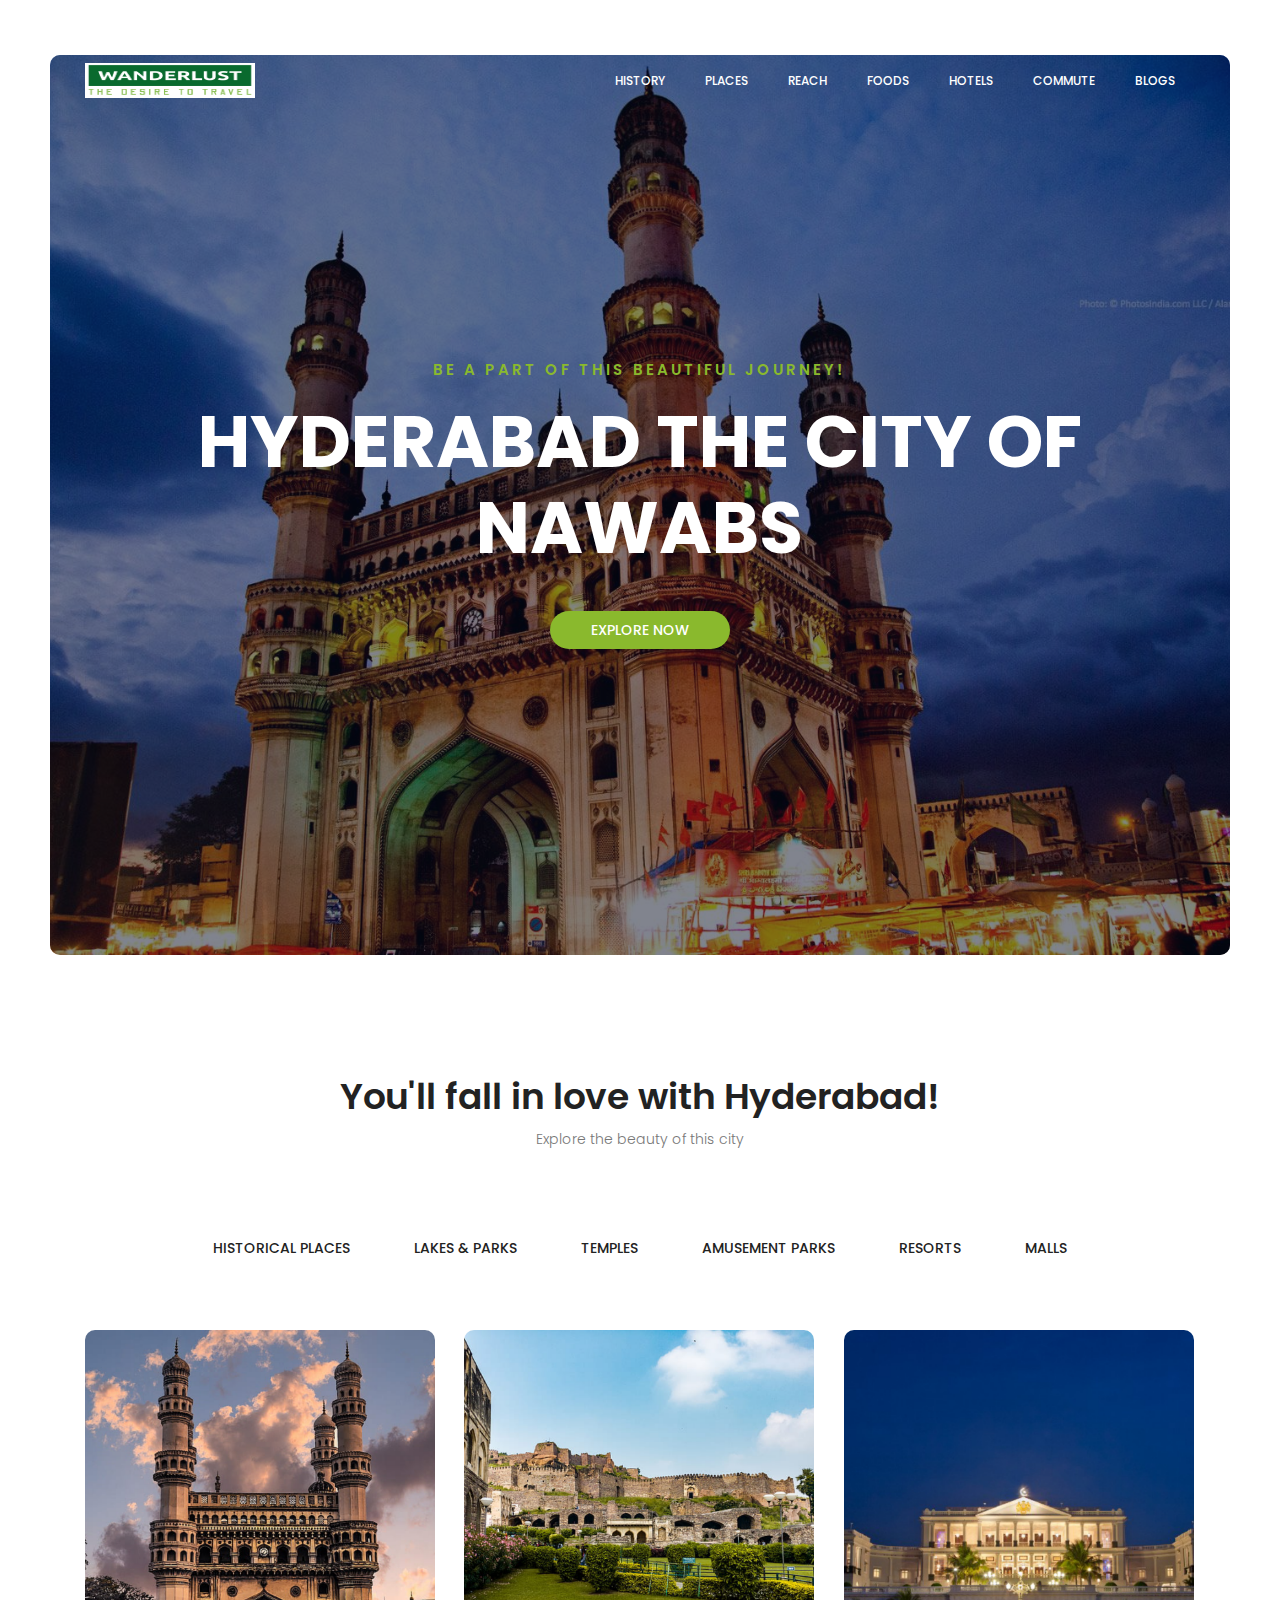
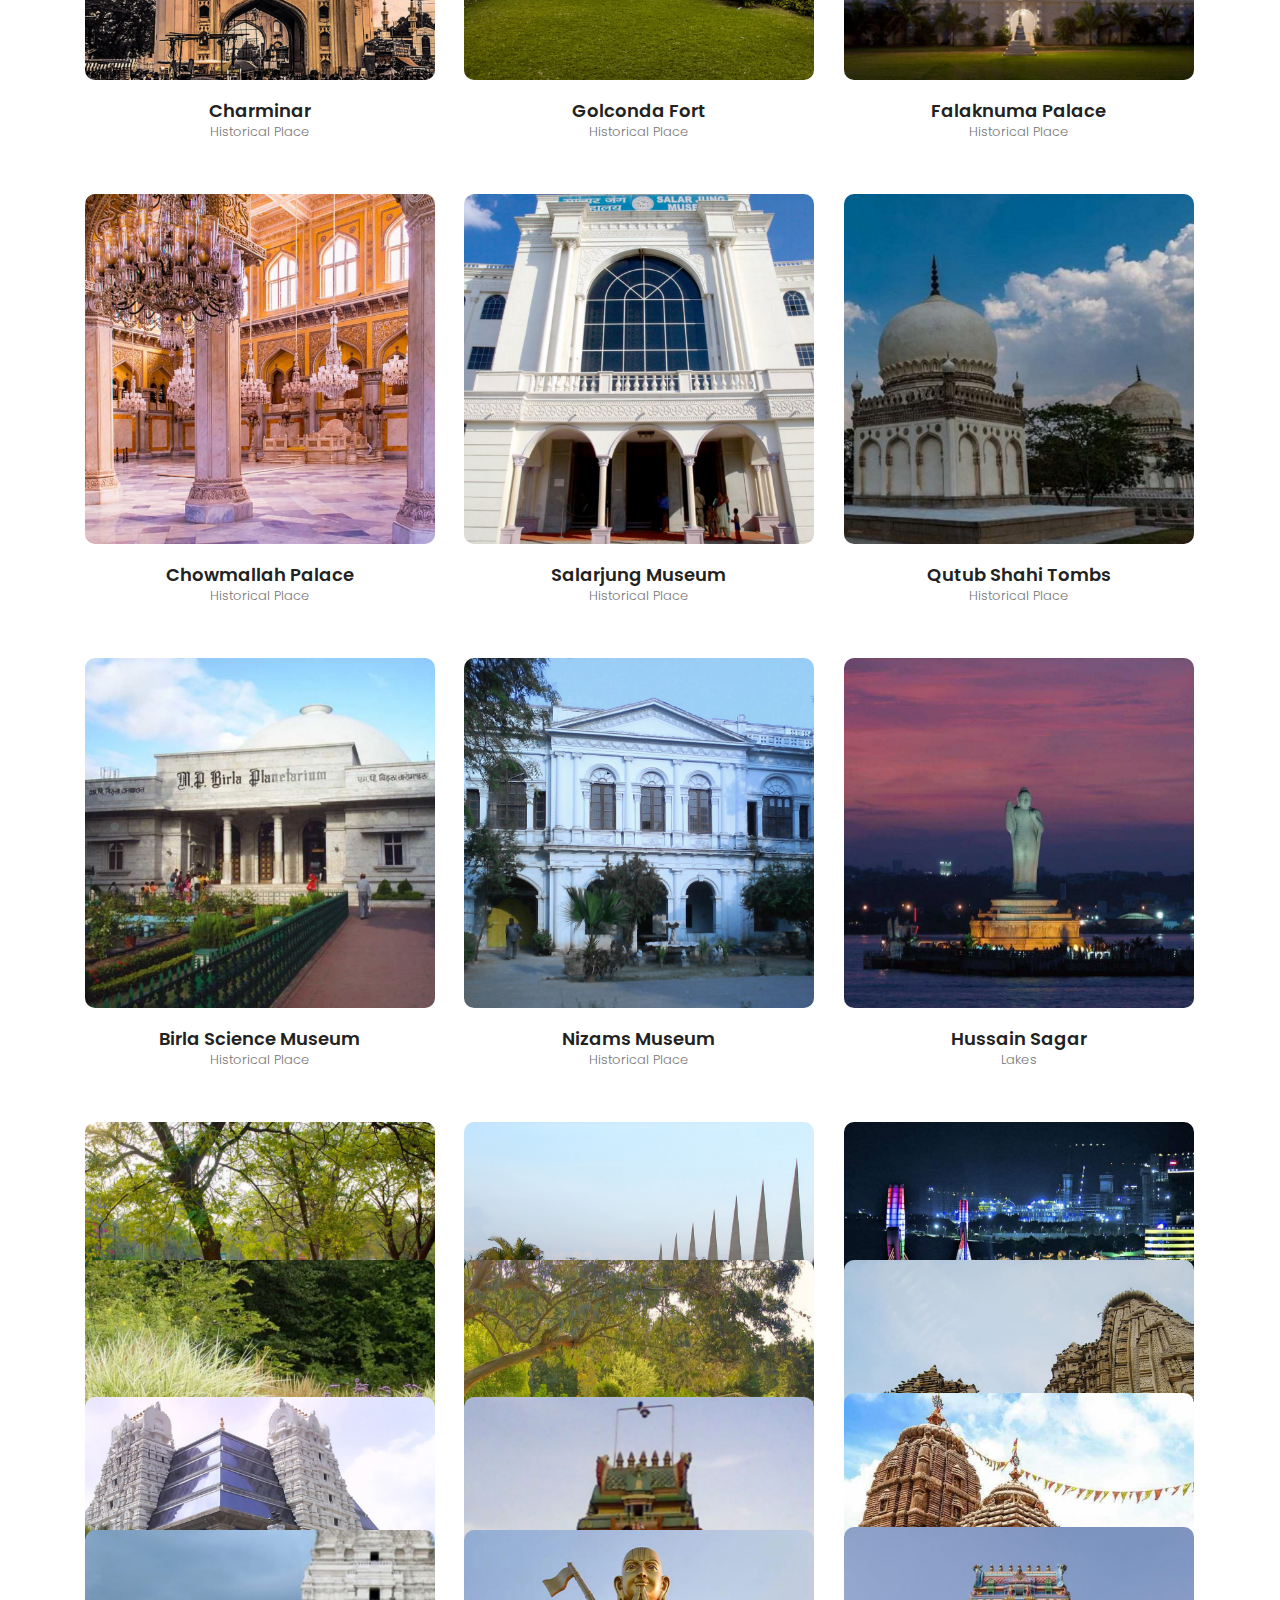
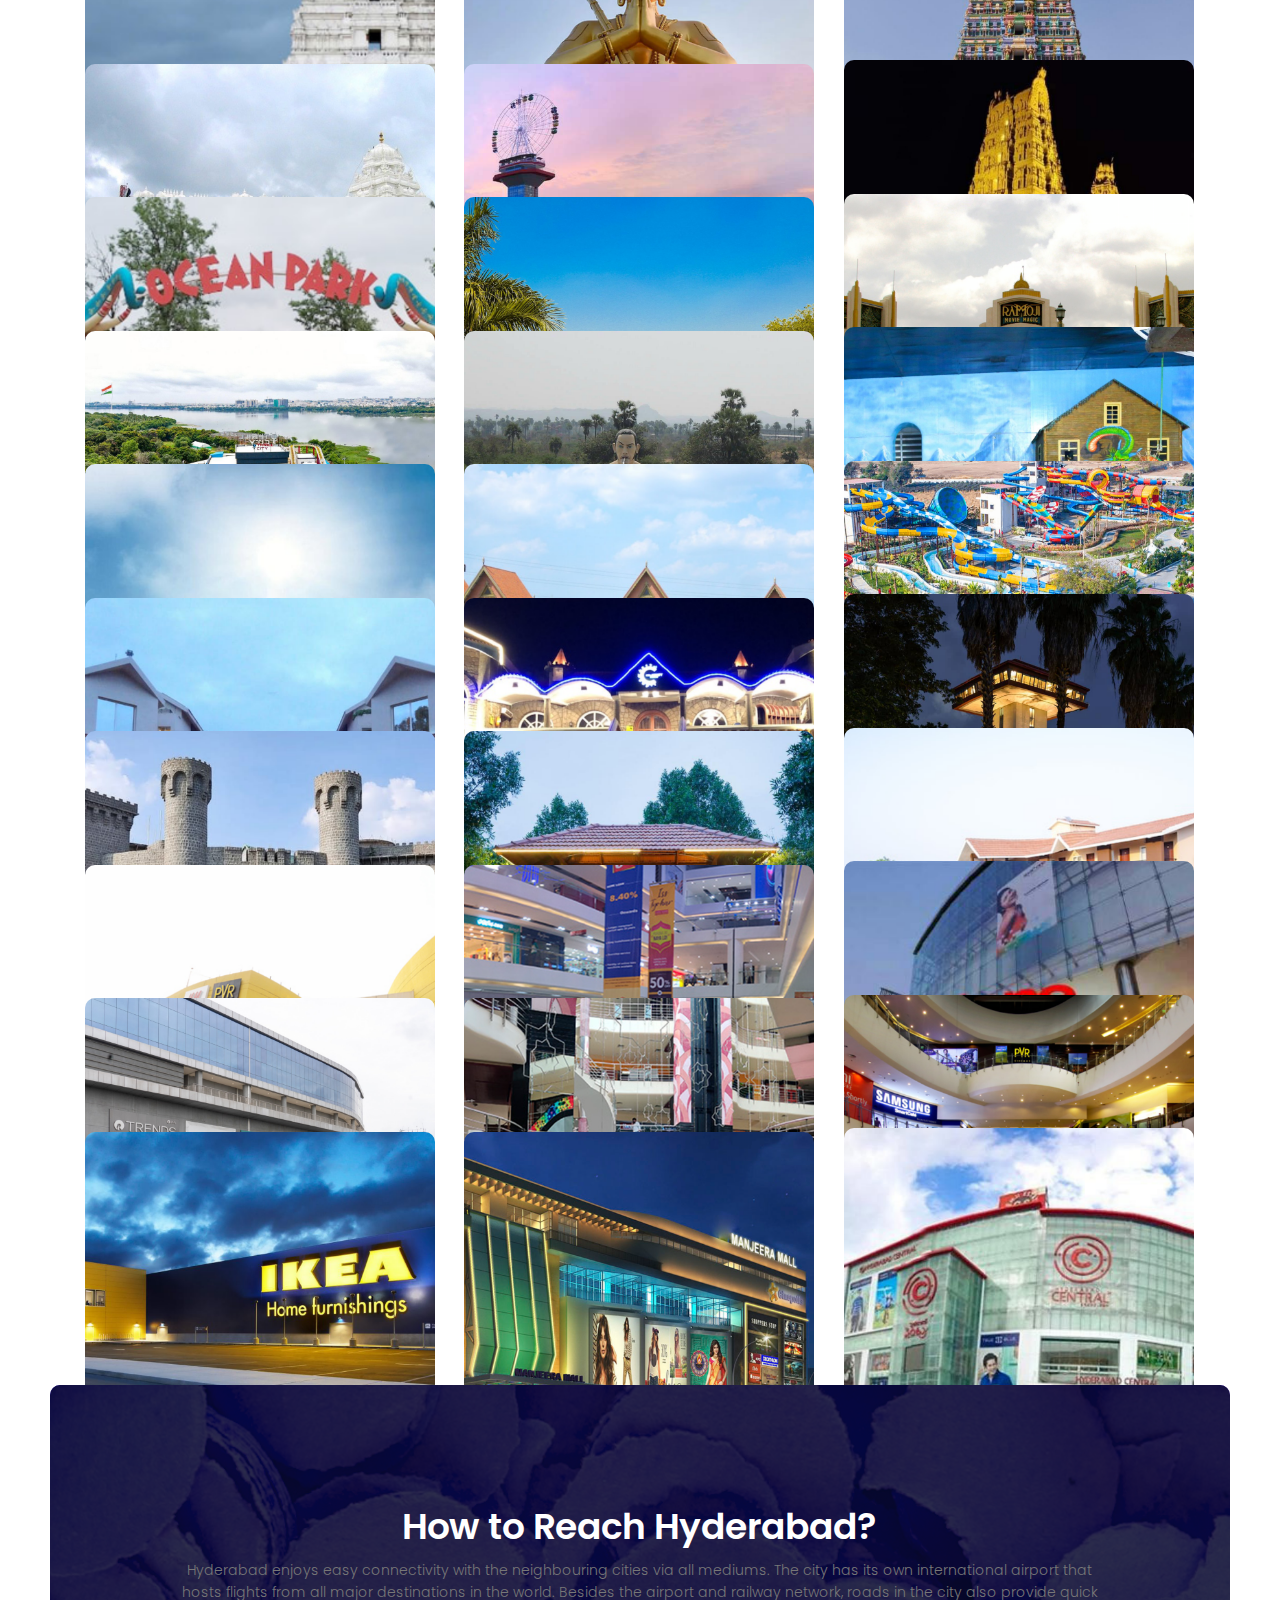
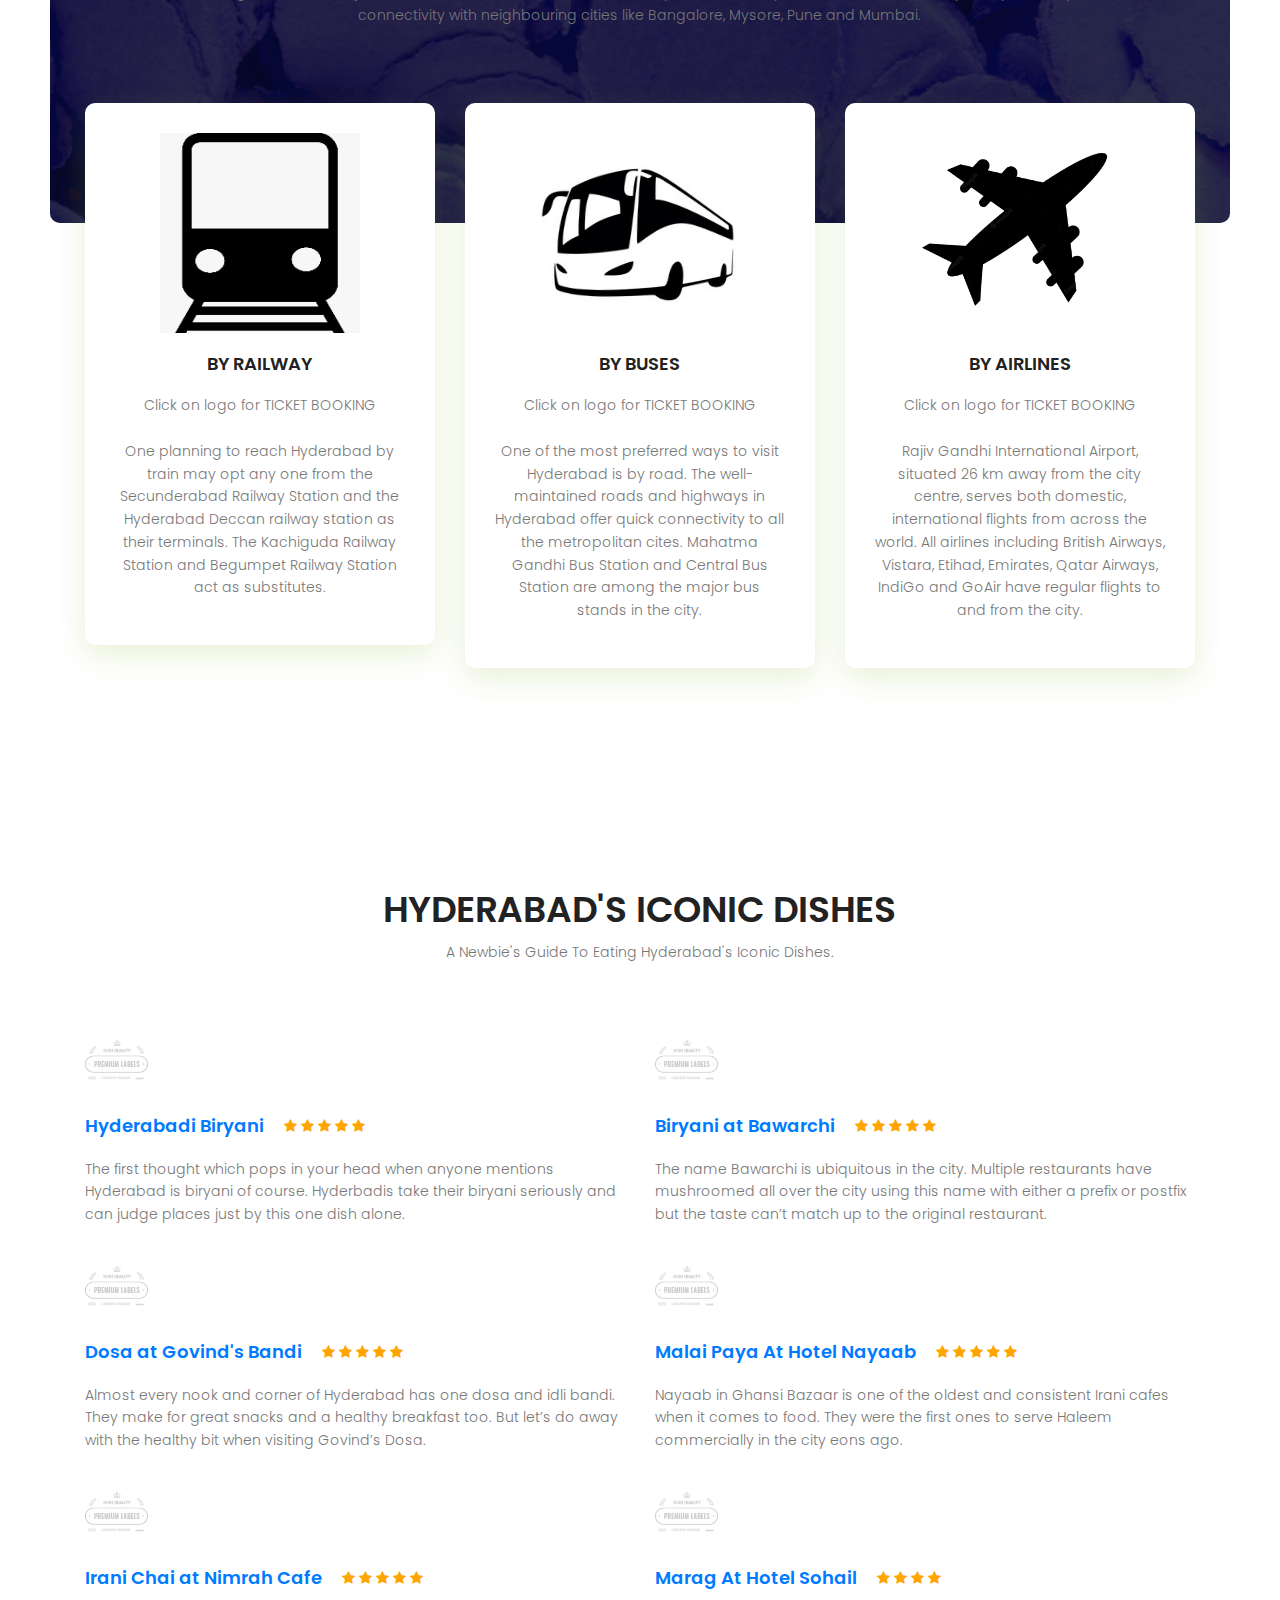
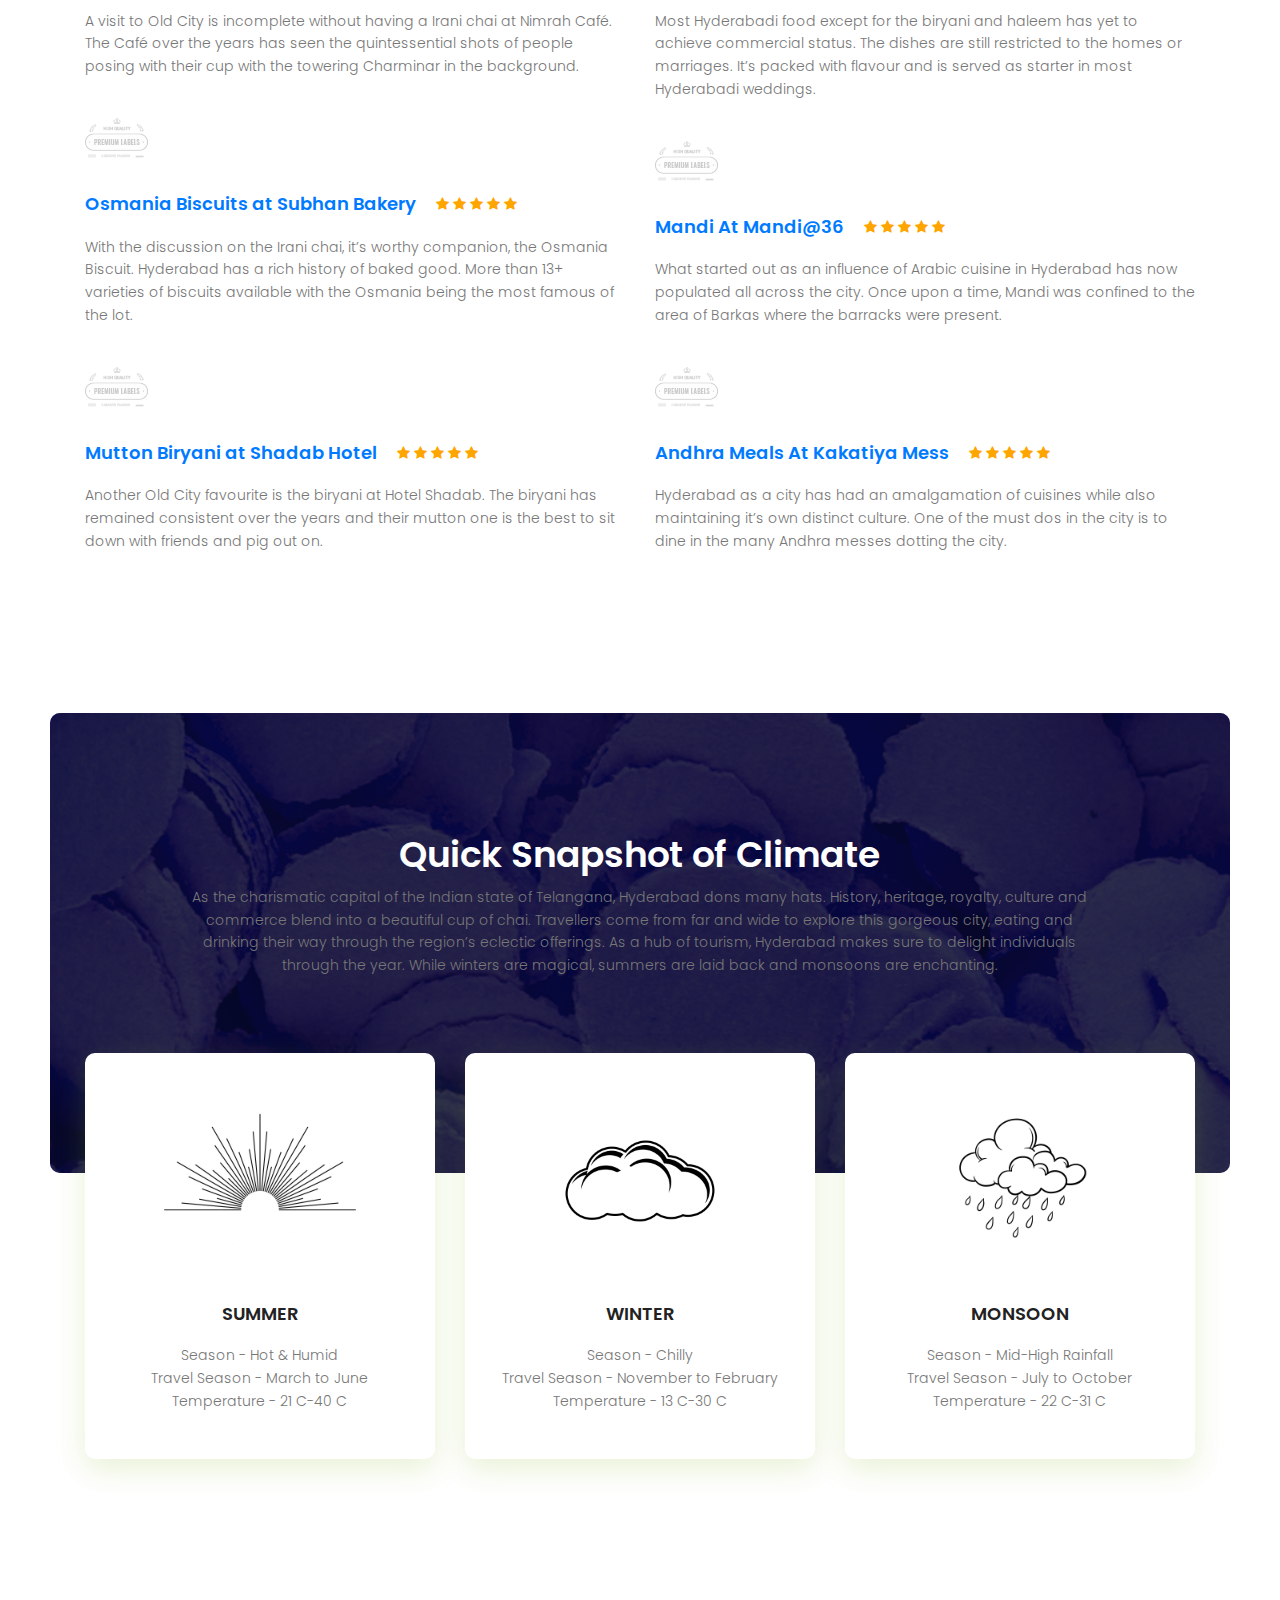
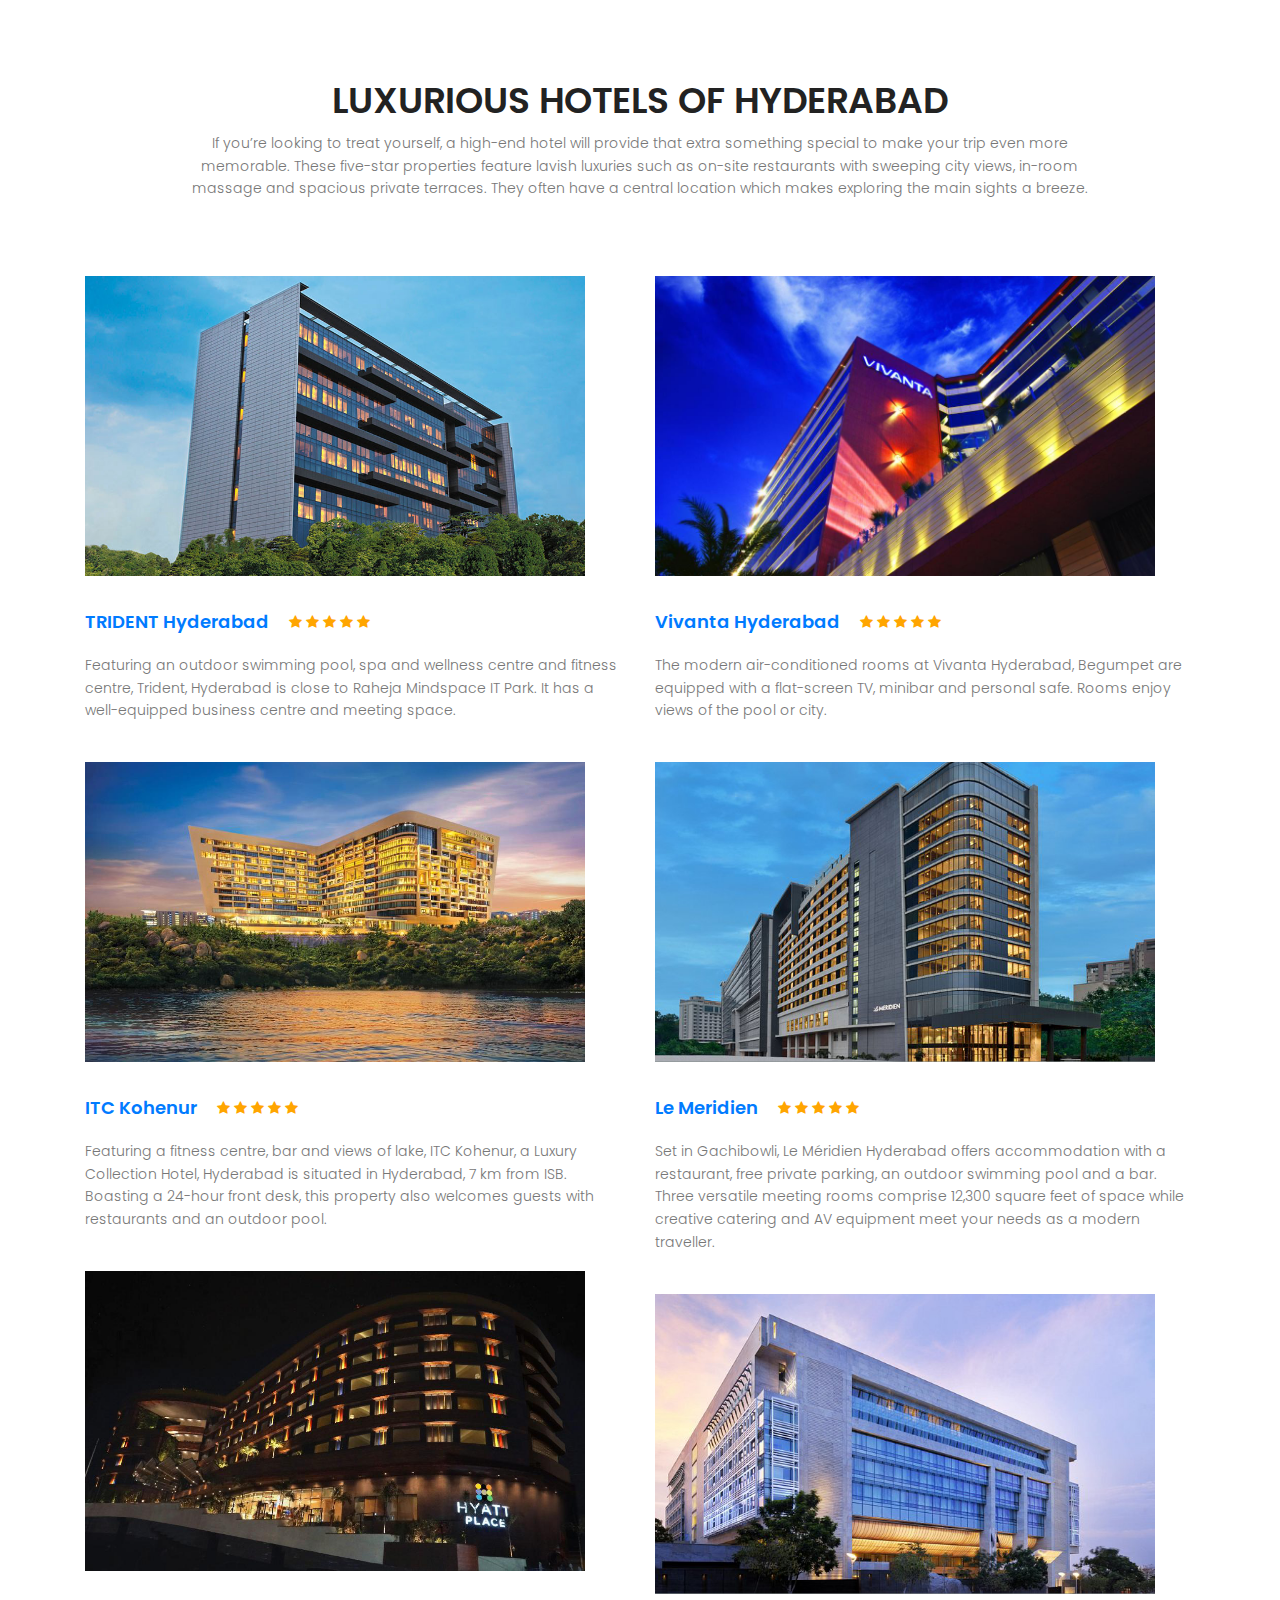
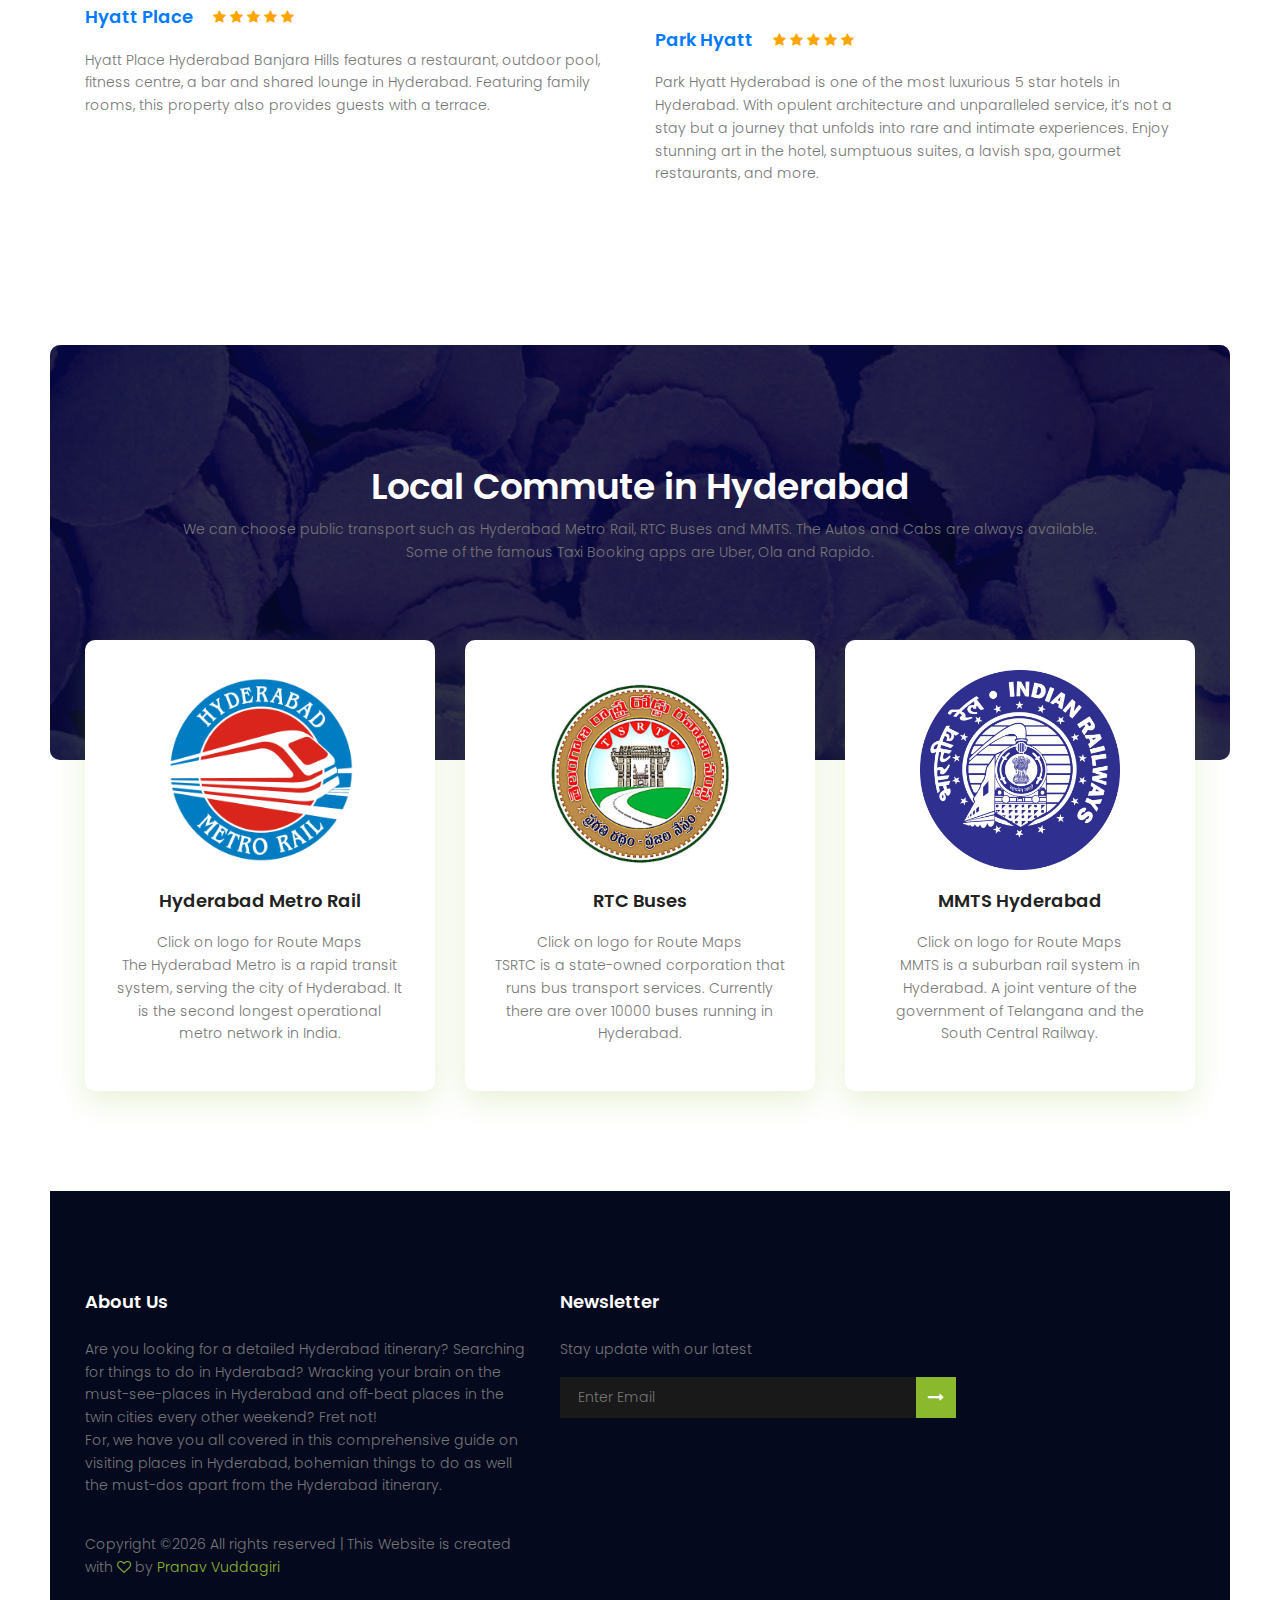
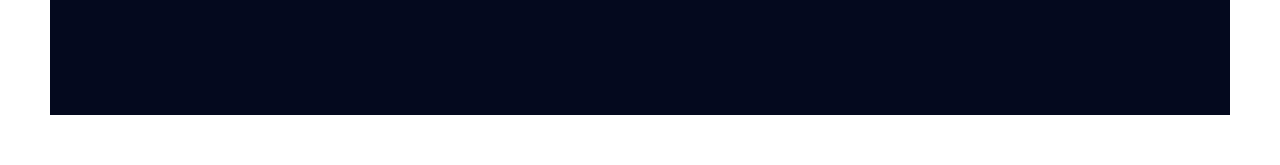
<file: index.html>
<!DOCTYPE html>
	<html lang="zxx" class="no-js">
	<head>
		<!-- Mobile Specific Meta -->
		<meta name="viewport" content="width=device-width, initial-scale=1, shrink-to-fit=no">
		<!-- Favicon-->
		<link rel="shortcut icon" href="img/fav.png">
		<!-- Author Meta -->
		<meta name="author" content="">
		<!-- Meta Description -->
		<meta name="description" content="">
		<!-- Meta Keyword -->
		<meta name="keywords" content="">
		<!-- meta character set -->
		<meta charset="UTF-8">
		<!-- Site Title -->
		<title>Wanderlust</title>
        <link rel="icon" href="./img/j.png" type="image/jpg">
		<link href="https://fonts.googleapis.com/css?family=Poppins:100,200,400,300,500,600,700" rel="stylesheet">
			<!--CSS============================================= -->
			<link rel="stylesheet" href="css/linearicons.css">
			<link rel="stylesheet" href="css/font-awesome.min.css">
			<link rel="stylesheet" href="css/bootstrap.css">
			<link rel="stylesheet" href="css/magnific-popup.css">
			<link rel="stylesheet" href="css/nice-select.css">
			<link rel="stylesheet" href="css/animate.min.css">
			<link rel="stylesheet" href="css/owl.carousel.css">
			<link rel="stylesheet" href="css/main.css">
		</head>
		<body>
			<div class="protfolio-wrap">

			<!-- Start Header Area -->
			<header class="default-header">
				<nav class="navbar navbar-expand-lg  navbar-light">
					<div class="container">
						  <a class="navbar-brand" href="index.html">
						  	<img src="img/logo.png" alt="" height="35px" width="170px">
						  </a>
						  <button class="navbar-toggler" type="button" data-toggle="collapse" data-target="#navbarSupportedContent" aria-controls="navbarSupportedContent" aria-expanded="false" aria-label="Toggle navigation">
						    <span class="text-white lnr lnr-menu"></span>
						  </button>

						  <div class="collapse navbar-collapse justify-content-end align-items-center" id="navbarSupportedContent">
						    <ul class="navbar-nav">
								<li><a href="./Pages-inside/history.html" target="_blank">History</a></li>
								<li><a href="#portfolio">Places</a></li>
								<li><a href="#service1">Reach</a></li>
								<li><a href="#testimonial">Foods</a></li>
								<li><a href="#testimonial1">Hotels</a></li>
								<li><a href="#service">Commute</a></li>
								<li><a href="./Pages-inside/blog.html" target="_blank">Blogs</a></li>
						    </ul>
						  </div>
					</div>
				</nav>
			</header>
			<!-- End Header Area -->
				<!-- start banner Area -->
				<section class="banner-area relative" id="home">
					<div class="overlay overlay-bg"></div>
					<div class="container">
						<div class="row fullscreen d-flex align-items-center justify-content-center">
							<div class="banner-content col-lg-10">
								<h2 class="text-uppercase"> BE A PART OF THIS BEAUTIFUL JOURNEY! </h2>
								<h1>
									HYDERABAD <br> THE CITY OF NAWABS
								</h1>
								<a href="#portfolio" class="primary-btn text-uppercase">Explore Now</a>
							</div>
						</div>
					</div>
				</section>
				<!-- End banner Area -->

				<!-- Start PLACES Area -->

				<section class="portfolio-area section-gap" id="portfolio">
				  <div class="container">
						<div class="row d-flex justify-content-center">
							<div class="menu-content col-lg-10">
								<div class="title text-center">
									<h1 class="mb-10">You'll fall in love with Hyderabad!</h1>
									<p>Explore the beauty of this city</p>
								</div>
							</div>
						</div>

				    <div class="filters">
				      <ul>
				        <!--<li class="active" data-filter="*">All</li>-->
				        <li data-filter=".corporate">Historical Places</li>
				        <li data-filter=".personal">Lakes & Parks</li>
				        <li data-filter=".agency">Temples</li>
				        <li data-filter=".portal">Amusement Parks</li>
								<li data-filter=".portal1">Resorts</li>
								<li data-filter=".portal2">Malls</li>
				      </ul>
				    </div>

<!--Historical Places-->

				    <div class="filters-content">
				      <div class="row grid">
				        <div class="single-portfolio col-sm-4 all corporate">
				          <div class="item">
				            <img src="img/h1.png" alt="Work 1">
				            <div class="p-inner">
				              <h4>Charminar</h4>
				              <div class="cat">Historical Place</div>
				            </div>
				          </div>
				        </div>

								<div class="single-portfolio col-sm-4 all corporate">
				          <div class="item">
				            <img src="img/h2.png" alt="Work 1">
				            <div class="p-inner">
				              <h4>Golconda Fort</h4>
				              <div class="cat">Historical Place</div>
				            </div>
				          </div>
				        </div>

								<div class="single-portfolio col-sm-4 all corporate">
				          <div class="item">
				            <img src="img/h3.png" alt="Work 1">
				            <div class="p-inner">
				              <h4>Falaknuma Palace</h4>
				              <div class="cat">Historical Place</div>
				            </div>
				          </div>
				        </div>

								<div class="single-portfolio col-sm-4 all corporate">
				          <div class="item">
				            <img src="img/h4.png" alt="Work 1">
				            <div class="p-inner">
				              <h4>Chowmallah Palace</h4>
				              <div class="cat">Historical Place</div>
				            </div>
				          </div>
				        </div>

								<div class="single-portfolio col-sm-4 all corporate">
				          <div class="item">
				            <img src="img/h5.png" alt="Work 1">
				            <div class="p-inner">
				              <h4>Salarjung Museum</h4>
				              <div class="cat">Historical Place</div>
				            </div>
				          </div>
				        </div>

								<div class="single-portfolio col-sm-4 all corporate">
				          <div class="item">
				            <img src="img/h6.png" alt="Work 1">
				            <div class="p-inner">
				              <h4>Qutub Shahi Tombs</h4>
				              <div class="cat">Historical Place</div>
				            </div>
				          </div>
				        </div>

								<div class="single-portfolio col-sm-4 all corporate">
				          <div class="item">
				            <img src="img/h7.png" alt="Work 1">
				            <div class="p-inner">
				              <h4>Birla Science Museum</h4>
				              <div class="cat">Historical Place</div>
				            </div>
				          </div>
				        </div>

								<div class="single-portfolio col-sm-4 all corporate">
				          <div class="item">
				            <img src="img/h8.png" alt="Work 1">
				            <div class="p-inner">
				              <h4>Nizams Museum</h4>
				              <div class="cat">Historical Place</div>
				            </div>
				          </div>
				        </div>

	<!--Lakes & Parks-->

				        <div class="single-portfolio col-sm-4 all personal">
				          <div class="item">
				            <img src="img/lp1.png" alt="Work 1">
				            <div class="p-inner">
				              <h4>Hussain Sagar</h4>
				              <div class="cat">Lakes</div>
				            </div>
				          </div>
				        </div>

								<div class="single-portfolio col-sm-4 all personal">
				          <div class="item">
				            <img src="img/lp2.png" alt="Work 1">
				            <div class="p-inner">
				              <h4>Nehru Zoological Park</h4>
				              <div class="cat">Parks</div>
				            </div>
				          </div>
				        </div>

								<div class="single-portfolio col-sm-4 all personal">
				          <div class="item">
				            <img src="img/lp3.png" alt="Work 1">
				            <div class="p-inner">
				              <h4>NTR Gardens</h4>
				              <div class="cat">Parks</div>
				            </div>
				          </div>
				        </div>

								<div class="single-portfolio col-sm-4 all personal">
				          <div class="item">
				            <img src="img/lp4.png" alt="Work 1">
				            <div class="p-inner">
				              <h4>Durgam Cheruvu</h4>
				              <div class="cat">Lakes</div>
				            </div>
				          </div>
				        </div>

								<div class="single-portfolio col-sm-4 all personal">
				          <div class="item">
				            <img src="img/lp5.png" alt="Work 1">
				            <div class="p-inner">
				              <h4>Botanical Gardens</h4>
				              <div class="cat">Parks</div>
				            </div>
				          </div>
				        </div>

								<div class="single-portfolio col-sm-4 all personal">
				          <div class="item">
				            <img src="img/lp6.png" alt="Work 1">
				            <div class="p-inner">
				              <h4>Biodiversity Park</h4>
				              <div class="cat">Parks</div>
				            </div>
				          </div>
				        </div>

	<!--Temples-->

				        <div class="single-portfolio col-sm-4 all agency">
				          <div class="item">
				            <img src="img/t1.png" alt="Work 1">
				            <div class="p-inner">
				              <h5>Birla Mandir</h5>
				              <div class="cat">Temples</div>
				            </div>
				          </div>
				        </div>

								<div class="single-portfolio col-sm-4 all agency">
				          <div class="item">
				            <img src="img/t2.png" alt="Work 1">
				            <div class="p-inner">
				              <h5>Jagannath Temple</h5>
				              <div class="cat">Temples</div>
				            </div>
				          </div>
				        </div>

								<div class="single-portfolio col-sm-4 all agency">
				          <div class="item">
				            <img src="img/t3.png" alt="Work 1">
				            <div class="p-inner">
				              <h5>ISKCON Temple</h5></h5>
				              <div class="cat">Temples</div>
				            </div>
				          </div>
				        </div>

								<div class="single-portfolio col-sm-4 all agency">
				          <div class="item">
				            <img src="img/t4.png" alt="Work 1">
				            <div class="p-inner">
				              <h5>Chilkur Balaji Temple</h5>
				              <div class="cat">Temples</div>
				            </div>
				          </div>
				        </div>

								<div class="single-portfolio col-sm-4 all agency">
				          <div class="item">
				            <img src="img/t5.png" alt="Work 1">
				            <div class="p-inner">
				              <h5>Sri Peddamma Talli Temple</h5>
				              <div class="cat">Temples</div>
				            </div>
				          </div>
				        </div>

								<div class="single-portfolio col-sm-4 all agency">
				          <div class="item">
				            <img src="img/t6.png" alt="Work 1">
				            <div class="p-inner">
				              <h5>Keesaragutta Temple</h5>
				              <div class="cat">Temples</div>
				            </div>
				          </div>
				        </div>

								<div class="single-portfolio col-sm-4 all agency">
				          <div class="item">
				            <img src="img/t7.png" alt="Work 1">
				            <div class="p-inner">
				              <h5>Statue of Equality</h5>
				              <div class="cat">Temples</div>
				            </div>
				          </div>
				        </div>

								<div class="single-portfolio col-sm-4 all agency">
				          <div class="item">
				            <img src="img/t8.png" alt="Work 1">
				            <div class="p-inner">
				              <h5>Yadigirigutta Temple</h5>
				              <div class="cat">Temples</div>
				            </div>
				          </div>
				        </div>

								<div class="single-portfolio col-sm-4 all agency">
				          <div class="item">
				            <img src="img/t9.png" alt="Work 1">
				            <div class="p-inner">
				              <h5>Sanghi Temple</h5>
				              <div class="cat">Temples</div>
				            </div>
				          </div>
				        </div>

<!--Amusement Parks-->

				        <div class="single-portfolio col-sm-4 all portal">
				          <div class="item">
				            <img src="img/a1.png" alt="Work 1">
				            <div class="p-inner">
				              <h5>Wonderla</h5>
				              <div class="cat">Amusement Parks</div>
				            </div>
				          </div>
				        </div>

								<div class="single-portfolio col-sm-4 all portal">
				          <div class="item">
				            <img src="img/a2.png" alt="Work 1">
				            <div class="p-inner">
				              <h5>Ramoji Film City</h5>
				              <div class="cat">Amusement Parks</div>
				            </div>
				          </div>
				        </div>

								<div class="single-portfolio col-sm-4 all portal">
				          <div class="item">
				            <img src="img/a3.png" alt="Work 1">
				            <div class="p-inner">
				              <h5>Ocean Park</h5>
				              <div class="cat">Amusement Parks</div>
				            </div>
				          </div>
				        </div>

								<div class="single-portfolio col-sm-4 all portal">
				          <div class="item">
				            <img src="img/a4.png" alt="Work 1">
				            <div class="p-inner">
				              <h5>Jalavihar</h5>
				              <div class="cat">Amusement Parks</div>
				            </div>
				          </div>
				        </div>

								<div class="single-portfolio col-sm-4 all portal">
				          <div class="item">
				            <img src="img/a5.png" alt="Work 1">
				            <div class="p-inner">
				              <h5>Snow World</h5>
				              <div class="cat">Amusement Parks</div>
				            </div>
				          </div>
				        </div>

								<div class="single-portfolio col-sm-4 all portal">
				          <div class="item">
				            <img src="img/a6.png" alt="Work 1">
				            <div class="p-inner">
				              <h5>Thrill City</h5>
				              <div class="cat">Amusement Parks</div>
				            </div>
				          </div>
				        </div>

								<div class="single-portfolio col-sm-4 all portal">
				          <div class="item">
				            <img src="img/a7.png" alt="Work 1">
				            <div class="p-inner">
				              <h5>Mount Opera</h5>
				              <div class="cat">Amusement Parks</div>
				            </div>
				          </div>
				        </div>

								<div class="single-portfolio col-sm-4 all portal1">
				          <div class="item">
				            <img src="img/a8.png" alt="Work 1">
				            <div class="p-inner">
				              <h5>Wild Waters</h5>
				              <div class="cat">Resorts</div>
				            </div>
				          </div>
				        </div>

	<!--Resorts-->

				        <div class="single-portfolio col-sm-4 all portal1">
				          <div class="item">
				            <img src="img/r1.png" alt="Work 1">
				            <div class="p-inner">
				              <h5>Leonia Resorts</h5>
				              <div class="cat">Resorts</div>
				            </div>
				          </div>
				        </div>

								<div class="single-portfolio col-sm-4 all portal1">
				          <div class="item">
				            <img src="img/r2.png" alt="Work 1">
				            <div class="p-inner">
				              <h5>Alankrita Resorts</h5>
				              <div class="cat">Resorts</div>
				            </div>
				          </div>
				        </div>

								<div class="single-portfolio col-sm-4 all portal1">
				          <div class="item">
				            <img src="img/r3.png" alt="Work 1">
				            <div class="p-inner">
				              <h5>Golkonda Resorts</h5>
				              <div class="cat">Resorts</div>
				            </div>
				          </div>
				        </div>

								<div class="single-portfolio col-sm-4 all portal1">
				          <div class="item">
				            <img src="img/r4.png" alt="Work 1">
				            <div class="p-inner">
				              <h5>Pragati Resorts</h5>
				              <div class="cat">Resorts</div>
				            </div>
				          </div>
				        </div>

								<div class="single-portfolio col-sm-4 all portal1">
				          <div class="item">
				            <img src="img/r5.png" alt="Work 1">
				            <div class="p-inner">
				              <h5>Celebrity Resorts</h5>
				              <div class="cat">Resorts</div>
				            </div>
				          </div>
				        </div>

								<div class="single-portfolio col-sm-4 all portal1">
				          <div class="item">
				            <img src="img/r6.png" alt="Work 1">
				            <div class="p-inner">
				              <h5>Dream Valley Resorts</h5>
				              <div class="cat">Resorts</div>
				            </div>
				          </div>
				        </div>

								<div class="single-portfolio col-sm-4 all portal1">
				          <div class="item">
				            <img src="img/r7.png" alt="Work 1">
				            <div class="p-inner">
				              <h5>Hidden Castle</h5>
				              <div class="cat">Resorts</div>
				            </div>
				          </div>
				        </div>

								<div class="single-portfolio col-sm-4 all portal1">
				          <div class="item">
				            <img src="img/r8.png" alt="Work 1">
				            <div class="p-inner">
				              <h5>Brown Town Resort</h5>
				              <div class="cat">Resorts</div>
				            </div>
				          </div>
				        </div>

<!--Malls-->

				        <div class="single-portfolio col-sm-4 all portal2">
				          <div class="item">
				            <img src="img/ma1.png" alt="Work 1">
				            <div class="p-inner">
				              <h5>GVK One</h5>
				              <div class="cat">Malls</div>
				            </div>
				          </div>
				        </div>

								<div class="single-portfolio col-sm-4 all portal2">
				          <div class="item">
				            <img src="img/ma2.png" alt="Work 1">
				            <div class="p-inner">
				              <h5>Inorbit Mall</h5>
				              <div class="cat">Malls</div>
				            </div>
				          </div>
				        </div>

								<div class="single-portfolio col-sm-4 all portal2">
				          <div class="item">
				            <img src="img/ma3.png" alt="Work 1">
				            <div class="p-inner">
				              <h5>Sarath City Capital Mall</h5>
				              <div class="cat">Malls</div>
				            </div>
				          </div>
				        </div>

								<div class="single-portfolio col-sm-4 all portal2">
				          <div class="item">
				            <img src="img/ma4.png" alt="Work 1">
				            <div class="p-inner">
				              <h5>Nexus Mall</h5>
				              <div class="cat">Malls</div>
				            </div>
				          </div>
				        </div>

								<div class="single-portfolio col-sm-4 all portal2">
				          <div class="item">
				            <img src="img/ma5.png" alt="Work 1">
				            <div class="p-inner">
				              <h5>Next Galleria Mall</h5>
				              <div class="cat">Malls</div>
				            </div>
				          </div>
				        </div>

								<div class="single-portfolio col-sm-4 all portal2">
				          <div class="item">
				            <img src="img/ma6.png" alt="Work 1">
				            <div class="p-inner">
				              <h5>City Central Mall</h5>
				              <div class="cat">Malls</div>
				            </div>
				          </div>
				        </div>

								<div class="single-portfolio col-sm-4 all portal2">
				          <div class="item">
				            <img src="img/ma7.png" alt="Work 1">
				            <div class="p-inner">
				              <h5>Hyderabad Central</h5>
				              <div class="cat">Malls</div>
				            </div>
				          </div>
				        </div>

								<div class="single-portfolio col-sm-4 all portal2">
				          <div class="item">
				            <img src="img/ma8.png" alt="Work 1">
				            <div class="p-inner">
				              <h5>IKEA</h5>
				              <div class="cat">Malls</div>
				            </div>
				          </div>
				        </div>

								<div class="single-portfolio col-sm-4 all portal2">
				          <div class="item">
				            <img src="img/ma9.png" alt="Work 1">
				            <div class="p-inner">
				              <h5>Manjeera Mall</h5>
				              <div class="cat">Malls</div>
				            </div>
				          </div>
				        </div>

				      </div>
				    </div>

				  </div>
				</section>
				<!-- End PLACES Area -->



				<!-- Start REACH Area -->

				<section class="service-area section-gap relative" id="service1">
					<div class="overlay overlay-bg"></div>
					<div class="container">
						<div class="row d-flex justify-content-center">
							<div class="menu-content pb-60 col-lg-10">
								<div class="title text-center">
									<h1 class="mb-10 text-white">How to Reach Hyderabad?</h1>
									<p>Hyderabad enjoys easy connectivity with the neighbouring cities via all mediums. The city has its own international airport that hosts flights from all major destinations in the world. Besides the airport and railway network, roads in the city also provide quick connectivity with neighbouring cities like Bangalore, Mysore, Pune and Mumbai.</p>
								</div>
							</div>
						</div>
					</div>
				</section>

				<section class="services-area pb-100" >
					<div class="container">
						<div class="row">
							<div class="col-lg-4">
								<div class="single-service">
									<a href="https://www.irctc.co.in/nget/train-search" target="_blank"><img class="img-fluid" src="img/lg1.png" alt=""></a>
									<h4>BY RAILWAY</h4>
									<p>
										Click on logo for TICKET BOOKING <br><br> One planning to reach Hyderabad by train may opt any one from the Secunderabad Railway Station and the Hyderabad Deccan railway station as their terminals. The Kachiguda Railway Station and Begumpet Railway Station act as substitutes.
									</p>
								</div>
							</div>

							<div class="col-lg-4">
								<div class="single-service">
									<a href="https://www.makemytrip.com/bus-tickets/hyderabad-city-online-booking.html" target="_blank"><img class="img-fluid" src="img/lg3.png" href="" alt=""></a>
									<h4>BY BUSES</h4>
									<p>
										Click on logo for TICKET BOOKING <br><br> One of the most preferred ways to visit Hyderabad is by road. The well-maintained roads and highways in Hyderabad offer quick connectivity to all the metropolitan cites. Mahatma Gandhi Bus Station and Central Bus Station are among the major bus stands in the city.
									</p>
								</div>
							</div>

							<div class="col-lg-4">
								<div class="single-service">
									<a href="https://www.makemytrip.com/flights/hyderabad-flight-tickets.html" target="_blank"><img class="img-fluid" src="img/lg2.png" href="" alt=""></a>
									<h4>BY AIRLINES</h4>
									<p>
										Click on logo for TICKET BOOKING <br><br> Rajiv Gandhi International Airport, situated 26 km away from the city centre, serves both domestic, international flights from across the world. All airlines including British Airways, Vistara, Etihad, Emirates, Qatar Airways, IndiGo and GoAir have regular flights to and from the city.
									</p>
								</div>
							</div>
						</div>
					</div>
				</section>
				<!-- End REACH Area -->

				<!-- Start FOOD Area -->
				<section class="review-area section-gap" id="testimonial">
					<div class="container">
						<div class="row d-flex justify-content-center">
							<div class="menu-content pb-60 col-lg-10">
								<div class="title text-center">
									<h1 class="mb-10">HYDERABAD'S ICONIC DISHES</h1>
									<p>A Newbie's Guide To Eating Hyderabad's Iconic Dishes.</p>
								</div>
							</div>
						</div>

						<div class="row">
							<div class="col-lg-6">

								<div class="single-review">
									<img src="img/c1.png" alt="">
									<div class="title d-flex flex-row">
										<h4><a href="https://www.google.com/search?sa=X&rlz=1C5CHFA_enIN968IN968&hl=en-GB&sxsrf=AJOqlzVSXc0_AN41Sk2TiQXSUWIEqDqhGg:1673081902040&q=paradise%20hyderabad&ved=2ahUKEwif283ji7X8AhU5ZWwGHYFSDzgQvS56BAgLEAE&biw=1440&bih=764&dpr=2&tbs=lf:1,lf_ui:4&tbm=lcl&rflfq=1&num=10&rldimm=4066347626283015446&lqi=ChJwYXJhZGlzZSBoeWRlcmFiYWQiA4gBAUjsyOPb5YCAgAhaGhAAEAEYACIScGFyYWRpc2UgaHlkZXJhYmFkkgESYmlyeWFuaV9yZXN0YXVyYW50mgEkQ2hkRFNVaE5NRzluUzBWSlEwRm5TVU5ITkRZMlRWOVJSUkFCqgEQEAEqDCIIcGFyYWRpc2UoAA&rlst=f#rlfi=hd:;si:4066347626283015446,l,ChJwYXJhZGlzZSBoeWRlcmFiYWQiA4gBAUjsyOPb5YCAgAhaGhAAEAEYACIScGFyYWRpc2UgaHlkZXJhYmFkkgESYmlyeWFuaV9yZXN0YXVyYW50mgEkQ2hkRFNVaE5NRzluUzBWSlEwRm5TVU5ITkRZMlRWOVJSUkFCqgEQEAEqDCIIcGFyYWRpc2UoAA;mv:[[17.5375117,78.6139414],[17.3249447,78.3419361]];tbs:lrf:!1m4!1u3!2m2!3m1!1e1!2m1!1e3!3sIAE,lf:1,lf_ui:4" target="_blank">Hyderabadi Biryani</a></h4>
										<div class="star">
											<span class="fa fa-star checked"></span>
											<span class="fa fa-star checked"></span>
											<span class="fa fa-star checked"></span>
											<span class="fa fa-star checked"></span>
											<span class="fa fa-star checked"></span>
										</div>
									</div>
									<p>
										The first thought which pops in your head when anyone mentions Hyderabad is biryani of course. Hyderbadis take their biryani seriously and can judge places just by this one dish alone.
									</p>
								</div>

								<div class="single-review">
									<img src="img/c1.png" alt="">
									<div class="title d-flex flex-row">
										<h4><a href="https://www.google.com/search?q=govinds+bandi&rlz=1C5CHFA_enIN968IN968&hl=en-GB&biw=1440&bih=821&tbm=lcl&sxsrf=AJOqlzXrQuxCtlWhtITIg8Z3des4D0C28g%3A1673082098927&ei=8jS5Y_WTOMiQseMP45m-uAg&ved=0ahUKEwj11L7BjLX8AhVISGwGHeOMD4cQ4dUDCAk&uact=5&oq=govinds+bandi&gs_lcp=[base64]&sclient=gws-wiz-local#rlfi=hd:;si:18128992407933130784,l,Cg1nb3ZpbmRzIGJhbmRpSJKBkviDr4CACFoXEAAQARgAGAEiDWdvdmluZHMgYmFuZGmSARRicmVha2Zhc3RfcmVzdGF1cmFudA,y,wlw1WmqvdZg;mv:[[17.36433137731903,78.47409307102005],[17.363971422680972,78.47371592897997]]" target="_blank">Dosa at Govind's Bandi</a></h4>
										<div class="star">
											<span class="fa fa-star checked"></span>
											<span class="fa fa-star checked"></span>
											<span class="fa fa-star checked"></span>
											<span class="fa fa-star checked"></span>
											<span class="fa fa-star checked"></span>
										</div>
									</div>
									<p>
										Almost every nook and corner of Hyderabad has one dosa and idli bandi. They make for great snacks and a healthy breakfast too. But let’s do away with the healthy bit when visiting Govind’s Dosa.
									</p>
								</div>

								<div class="single-review">
									<img src="img/c1.png" alt="">
									<div class="title d-flex flex-row">
										<h4><a href="https://www.google.com/search?q=nimrah+cafe&rlz=1C5CHFA_enIN968IN968&hl=en-GB&biw=1440&bih=764&tbm=lcl&sxsrf=AJOqlzXVBaeAyQ0v0xsgMQDMMQn8bwiLBA%3A1673082244065&ei=hDW5Y7DMA8yYseMP9Lq88AI&ved=0ahUKEwiwntmGjbX8AhVMTGwGHXQdDy4Q4dUDCAk&uact=5&oq=nimrah+cafe&gs_lcp=Cg1nd3Mtd2l6LWxvY2FsEAMyBAgjECcyBQgAEIAEMgUIABCABDIFCAAQgAQyBAgAEEMyBQgAEIAEMgUIABCABDIICAAQgAQQyQMyBQgAEJIDMgUIABCABFAAWABgtQJoAHAAeACAAZUBiAGVAZIBAzAuMZgBAMABAQ&sclient=gws-wiz-local#rlfi=hd:;si:920405711086274730,l,CgtuaW1yYWggY2FmZUjr26zf5YCAgAhaHRAAEAEYABgBIgtuaW1yYWggY2FmZSoGCAIQABABkgEGYmFrZXJ5mgEkQ2hkRFNVaE5NRzluUzBWSlEwRm5TVVEyWHpaUGVXcDNSUkFC,y,koc-CPaeAMk;mv:[[17.361331777319023,78.47444076793336],[17.36097182268097,78.47406363206663]]" target="_blank">Irani Chai at Nimrah Cafe</a></h4>
										<div class="star">
											<span class="fa fa-star checked"></span>
											<span class="fa fa-star checked"></span>
											<span class="fa fa-star checked"></span>
											<span class="fa fa-star checked"></span>
											<span class="fa fa-star checked"></span>
										</div>
									</div>
									<p>
										A visit to Old City is incomplete without having a Irani chai at Nimrah Café. The Café over the years has seen the quintessential shots of people posing with their cup with the towering Charminar in the background.
									</p>
								</div>

								<div class="single-review">
									<img src="img/c1.png" alt="">
									<div class="title d-flex flex-row">
										<h4><a href="https://www.google.com/search?q=subhan+bakery&rlz=1C5CHFA_enIN968IN968&sxsrf=AJOqlzW1PYobQR-b63lLDn6TKVzHUHrN2g%3A1673082422741&ei=Nja5Y5HvLM-eseMPstq0qAM&hotel_occupancy=2&ved=0ahUKEwiR4vLbjbX8AhVPT2wGHTItDTUQ4dUDCA8&uact=5&oq=subhan+bakery&gs_lcp=[base64]&sclient=gws-wiz-serp" target="_blank">Osmania Biscuits at Subhan Bakery</a></h4>
										<div class="star">
											<span class="fa fa-star checked"></span>
											<span class="fa fa-star checked"></span>
											<span class="fa fa-star checked"></span>
											<span class="fa fa-star checked"></span>
											<span class="fa fa-star checked"></span>
										</div>
									</div>
									<p>
										With the discussion on the Irani chai, it’s worthy companion, the Osmania Biscuit. Hyderabad has a rich history of baked good. More than 13+ varieties of biscuits available with the Osmania being the most famous of the lot.
									</p>
								</div>

								<div class="single-review">
									<img src="img/c1.png" alt="">
									<div class="title d-flex flex-row">
										<h4><a href="https://www.google.com/search?q=shadab+hotel&rlz=1C5CHFA_enIN968IN968&hotel_occupancy=2&sxsrf=AJOqlzU-0aWXL5zVR7_JBer5T3f6-2aVlQ%3A1673082561003&ei=wDa5Y83YPKS4seMP0Y-h2AQ&ved=0ahUKEwjNuOmdjrX8AhUkXGwGHdFHCEsQ4dUDCA8&uact=5&oq=shadab+hotel&gs_lcp=[base64]&sclient=gws-wiz-serp" target="_blank">Mutton Biryani at Shadab Hotel</a></h4>
										<div class="star">
											<span class="fa fa-star checked"></span>
											<span class="fa fa-star checked"></span>
											<span class="fa fa-star checked"></span>
											<span class="fa fa-star checked"></span>
											<span class="fa fa-star checked"></span>
										</div>
									</div>
									<p>
										Another Old City favourite is the biryani at Hotel Shadab. The biryani has remained consistent over the years and their mutton one is the best to sit down with friends and pig out on.
									</p>
								</div>
							</div>

							<div class="col-lg-6">
								<div class="single-review">
									<img src="img/c1.png" alt="">
									<div class="title d-flex flex-row">
										<h4><a href="https://www.google.com/search?q=ORIGINAL+bawarchi+biryani&rlz=1C5CHFA_enIN968IN968&hl=en-GB&biw=1440&bih=821&tbm=lcl&sxsrf=AJOqlzUzZx-7RjrqM5wiHDLoEJqUQHhYjQ%3A1673082886698&ei=Bji5Y7ifKvXhseMPkNCiyAk&ved=0ahUKEwi4upC5j7X8AhX1cGwGHRCoCJkQ4dUDCAk&uact=5&oq=ORIGINAK+bawarchi+biryani&gs_lcp=Cg1nd3Mtd2l6LWxvY2FsEANQAFgAYABoAHAAeACAAQCIAQCSAQCYAQA&sclient=gws-wiz-local#rlfi=hd:;si:560634053754126992,l,ChlPUklHSU5BTCBiYXdhcmNoaSBiaXJ5YW5pSKu4scLlgICACFojEAAQAhgBGAIiGW9yaWdpbmFsIGJhd2FyY2hpIGJpcnlhbmmSARJiaXJ5YW5pX3Jlc3RhdXJhbnSaASNDaFpEU1VoTk1HOW5TMFZKUTBGblNVUnpkblp0T0dGM0VBRQ,y,ONpzkWPXDEA;mv:[[17.406407077319027,78.4978873143824],[17.40604712268097,78.49751008561762]]" target="_blank">Biryani at Bawarchi</a></h4>
										<div class="star">
											<span class="fa fa-star checked"></span>
											<span class="fa fa-star checked"></span>
											<span class="fa fa-star checked"></span>
											<span class="fa fa-star checked"></span>
											<span class="fa fa-star checked"></span>
										</div>
									</div>
									<p>
										The name Bawarchi is ubiquitous in the city. Multiple restaurants have mushroomed all over the city using this name with either a prefix or postfix but the taste can’t match up to the original restaurant.
									</p>
								</div>

								<div class="single-review">
									<img src="img/c1.png" alt="">
									<div class="title d-flex flex-row">
										<h4><a href="https://www.google.com/search?q=hotel+nayaab&rlz=1C5CHFA_enIN968IN968&hl=en-GB&biw=1440&bih=821&tbm=lcl&sxsrf=AJOqlzXt2HiP03YR_qbzeOQBEWujvJMkXw%3A1673083023108&ei=jzi5Y66ZBvnLseMPqY26kAc&ved=0ahUKEwjunJb6j7X8AhX5ZWwGHamGDnIQ4dUDCAk&uact=5&oq=hotel+nayaab&gs_lcp=[base64]&sclient=gws-wiz-local#rlfi=hd:;si:15626010165856591426,l,Cgxob3RlbCBuYXlhYWJI-4i0vuaAgIAIWh4QABABGAAYASIMaG90ZWwgbmF5YWFiKgYIAhAAEAGSARVoeWRlcmFiYWRpX3Jlc3RhdXJhbnSaASNDaFpEU1VoTk1HOW5TMFZKUTBGblNVUjFOaTExZUdSbkVBRQ,y,prM12ElcWbE;mv:[[17.36973757731903,78.47715457658474],[17.369377622680975,78.47677742341524]]" target="_blank">Malai Paya At Hotel Nayaab</a></h4>
										<div class="star">
											<span class="fa fa-star checked"></span>
											<span class="fa fa-star checked"></span>
											<span class="fa fa-star checked"></span>
											<span class="fa fa-star checked"></span>
											<span class="fa fa-star checked"></span>
										</div>
									</div>
									<p>
										Nayaab in Ghansi Bazaar is one of the oldest and consistent Irani cafes when it comes to food. They were the first ones to serve Haleem commercially in the city eons ago.
									</p>
								</div>

								<div class="single-review">
									<img src="img/c1.png" alt="">
									<div class="title d-flex flex-row">
										<h4><a href="https://www.google.com/search?q=hotel+sohail&rlz=1C5CHFA_enIN968IN968&sxsrf=AJOqlzUFiULjzXAijvJ-S0HPK1bFiIhXNg%3A1673082332069&ei=3DW5Y5rjA9uQseMPp_iL6AI&ved=0ahUKEwiawdSwjbX8AhVbSGwGHSf8Ai0Q4dUDCA8&uact=5&oq=hotel+sohail&gs_lcp=[base64]&sclient=gws-wiz-serp" target="_blank">Marag At Hotel Sohail</a></h4>
										<div class="star">
											<span class="fa fa-star checked"></span>
											<span class="fa fa-star checked"></span>
											<span class="fa fa-star checked"></span>
											<span class="fa fa-star checked"></span>
										</div>
									</div>
									<p>
										Most Hyderabadi food except for the biryani and haleem has yet to achieve commercial status. The dishes are still restricted to the homes or marriages. It’s packed with flavour and is served as starter in most Hyderabadi weddings.
									</p>
								</div>

								<div class="single-review">
									<img src="img/c1.png" alt="">
									<div class="title d-flex flex-row">
										<h4><a href="https://www.google.com/search?q=mandi+36&rlz=1C5CHFA_enIN968IN968&hotel_occupancy=2&sxsrf=AJOqlzU2G6JQ8UsI9YphKL7K2Jw1ScpnCg%3A1673082609802&ei=8Ta5Y_fDMMiLseMPv8ilCA&gs_ssp=eJzj4tVP1zc0TKnMTSlMqcoxYLRSNagwTkpOsjQ0NjMEQtNkI0srg4pEA4NU85REwyQT87Q0s8RUL47cxLyUTAVjMwBe5hKM&oq=mandi&gs_lcp=[base64]&sclient=gws-wiz-serp" target="_blank">Mandi At Mandi@36</a></h4>
										<div class="star">
											<span class="fa fa-star checked"></span>
											<span class="fa fa-star checked"></span>
											<span class="fa fa-star checked"></span>
											<span class="fa fa-star checked"></span>
											<span class="fa fa-star checked"></span>
										</div>
									</div>
									<p>
										What started out as an influence of Arabic cuisine in Hyderabad has now populated all across the city. Once upon a time, Mandi was confined to the area of Barkas where the barracks were present.
									</p>
								</div>

								<div class="single-review">
									<img src="img/c1.png" alt="">
									<div class="title d-flex flex-row">
										<h4><a href="https://www.google.com/search?q=kakatiya+mess+ameerpet&rlz=1C5CHFA_enIN968IN968&hotel_occupancy=2&sxsrf=AJOqlzW1S_PxFkyBpTuTVeZUrvmfhQ1cPg%3A1673082636708&ei=DDe5Y8nZKu-QseMPgrW7-AQ&gs_ssp=eJzj4tZP1zcsSYtPKzeqNGC0UjWoME5KTrI0SLY0NjY3MTFKM7cyqDBPtrA0MEpKTbZMMjM2MzP0EstOzE4syaxMVMhNLS5WSMxNTS0qSC0BAEyZF0w&oq=kaka&gs_lcp=[base64]&sclient=gws-wiz-serp" target="_blank">Andhra Meals At Kakatiya Mess</a></h4>
										<div class="star">
											<span class="fa fa-star checked"></span>
											<span class="fa fa-star checked"></span>
											<span class="fa fa-star checked"></span>
											<span class="fa fa-star checked"></span>
											<span class="fa fa-star checked"></span>
										</div>
									</div>
									<p>
										Hyderabad as a city has had an amalgamation of cuisines while also maintaining it’s own distinct culture. One of the must dos in the city is to dine in the many Andhra messes dotting the city.
									</p>
								</div>

							</div>
						</div>
                    </div>
				</section>
				<!-- End FOOD Area -->



				<!-- Start CLIMATE Area -->
				<section class="service-area section-gap relative" id="service2">
					<div class="overlay overlay-bg"></div>
					<div class="container">
						<div class="row d-flex justify-content-center">
							<div class="menu-content pb-60 col-lg-10">
								<div class="title text-center">
									<h1 class="mb-10 text-white">Quick Snapshot of Climate</h1>
									<p>As the charismatic capital of the Indian state of Telangana, Hyderabad dons many hats. History, heritage, royalty, culture and commerce blend into a beautiful cup of chai. Travellers come from far and wide to explore this gorgeous city, eating and drinking their way through the region’s eclectic offerings. As a hub of tourism, Hyderabad makes sure to delight individuals through the year. While winters are magical, summers are laid back and monsoons are enchanting. </p>
								</div>
							</div>
						</div>
					</div>
				</section>

				<section class="services-area pb-100" >
					<div class="container">
						<div class="row">
							<div class="col-lg-4">
								<div class="single-service">
									<img class="img-fluid" src="img/cl1.png" alt="">
									<h4>SUMMER</h4>
									<p>
										Season - Hot & Humid <br> Travel Season - March to June <br> Temperature - 21 C-40 C
									</p>
								</div>
							</div>

							<div class="col-lg-4">
								<div class="single-service">
									<img class="img-fluid" src="img/cl2.png" href="" alt="">
									<h4>WINTER</h4>
									<p>
										Season - Chilly <br> Travel Season - November to February <br> Temperature - 13 C-30 C
									</p>
								</div>
							</div>

							<div class="col-lg-4">
								<div class="single-service">
									<img class="img-fluid" src="img/cl3.png" href="" alt="">
									<h4>MONSOON</h4>
									<p>
										Season - Mid-High Rainfall <br> Travel Season - July to October <br> Temperature - 22 C-31 C
									</p>
								</div>
							</div>
						</div>
					</div>
				</section>
				<!-- End CLIMATE Area -->


				<!-- Start HOTELS Area -->
				<section class="review-area section-gap" id="testimonial1">
					<div class="container">
						<div class="row d-flex justify-content-center">
							<div class="menu-content pb-60 col-lg-10">
								<div class="title text-center">
									<h1 class="mb-10">LUXURIOUS HOTELS OF HYDERABAD</h1>
									<p>If you’re looking to treat yourself, a high-end hotel will provide that extra something special to make your trip even more memorable. These five-star properties feature lavish luxuries such as on-site restaurants with sweeping city views, in-room massage and spacious private terraces. They often have a central location which makes exploring the main sights a breeze.</p>
								</div>
							</div>
						</div>

						<div class="row">
							<div class="col-lg-6">

								<div class="single-review">
									<img src="img/ht1.png" alt="">
									<div class="title d-flex flex-row">
										<h4><a href="https://www.tridenthotels.com/hotels-in-hyderabad" target="_blank">TRIDENT Hyderabad</a></h4>
										<div class="star">
											<span class="fa fa-star checked"></span>
											<span class="fa fa-star checked"></span>
											<span class="fa fa-star checked"></span>
											<span class="fa fa-star checked"></span>
											<span class="fa fa-star checked"></span>
										</div>
									</div>
									<p>
										Featuring an outdoor swimming pool, spa and wellness centre and fitness centre, Trident, Hyderabad is close to Raheja Mindspace IT Park. It has a well-equipped business centre and meeting space.
									</p>
								</div>

								<div class="single-review">
									<img src="img/ht2.png" alt="">
									<div class="title d-flex flex-row">
										<h4><a href="https://www.itchotels.com/in/en/itckohenur-hyderabad" target="_blank">ITC Kohenur</a></h4>
										<div class="star">
											<span class="fa fa-star checked"></span>
											<span class="fa fa-star checked"></span>
											<span class="fa fa-star checked"></span>
											<span class="fa fa-star checked"></span>
											<span class="fa fa-star checked"></span>
										</div>
									</div>
									<p>
									Featuring a fitness centre, bar and views of lake, ITC Kohenur, a Luxury Collection Hotel, Hyderabad is situated in Hyderabad, 7 km from ISB. Boasting a 24-hour front desk, this property also welcomes guests with restaurants and an outdoor pool.
									</p>
								</div>

								<div class="single-review">
									<img src="img/ht3.png" alt="">
									<div class="title d-flex flex-row">
										<h4><a href="https://www.hyatt.com/en-US/hotel/india/hyatt-place-hyderabad-banjara-hills/hydzh" target="_blank">Hyatt Place</a></h4>
										<div class="star">
											<span class="fa fa-star checked"></span>
											<span class="fa fa-star checked"></span>
											<span class="fa fa-star checked"></span>
											<span class="fa fa-star checked"></span>
											<span class="fa fa-star checked"></span>
										</div>
									</div>
									<p>
										Hyatt Place Hyderabad Banjara Hills features a restaurant, outdoor pool, fitness centre, a bar and shared lounge in Hyderabad. Featuring family rooms, this property also provides guests with a terrace.
									</p>
								</div>

							</div>

							<div class="col-lg-6">
								<div class="single-review">
									<img src="img/ht4.png" alt="">
									<div class="title d-flex flex-row">
										<h4><a href="https://www.vivantahotels.com/en-in/vivanta-begumpet-hyderabad/?gclid=Cj0KCQiAzeSdBhC4ARIsACj36uEVW2I5RKT7uo-reCuDERpIm3l4rVPm1YcKQD4SPBpoUV5pklOEXasaAsxIEALw_wcB" target="_blank">Vivanta Hyderabad</a></h4>
										<div class="star">
											<span class="fa fa-star checked"></span>
											<span class="fa fa-star checked"></span>
											<span class="fa fa-star checked"></span>
											<span class="fa fa-star checked"></span>
											<span class="fa fa-star checked"></span>
										</div>
									</div>
									<p>
										The modern air-conditioned rooms at Vivanta Hyderabad, Begumpet are equipped with a flat-screen TV, minibar and personal safe. Rooms enjoy views of the pool or city.
									</p>
								</div>

								<div class="single-review">
									<img src="img/ht5.png" alt="">
									<div class="title d-flex flex-row">
										<h4><a href="https://www.marriott.com/en-us/hotels/hydmd-le-meridien-hyderabad/overview/" target="_blank">Le Meridien</a></h4>
										<div class="star">
											<span class="fa fa-star checked"></span>
											<span class="fa fa-star checked"></span>
											<span class="fa fa-star checked"></span>
											<span class="fa fa-star checked"></span>
											<span class="fa fa-star checked"></span>
										</div>
									</div>
									<p>
										Set in Gachibowli, Le Méridien Hyderabad offers accommodation with a restaurant, free private parking, an outdoor swimming pool and a bar. Three versatile meeting rooms comprise 12,300 square feet of space while creative catering and AV equipment meet your needs as a modern traveller.
									</p>
								</div>

								<div class="single-review">
									<img src="img/ht6.png" alt="">
									<div class="title d-flex flex-row">
										<h4><a href="https://www.hyatt.com/en-US/hotel/india/park-hyatt-hyderabad/hydph/offers?&src=pfxswain_sem_pfx_search_google_india_rooms_sub.br_hyderabad_eng_pfx_search_google_india_rooms_sub.br_name_hydph_eng_park%20hyatt%20hyderabad&mckv=s-dc_pcrid_495946765808_mtid_529dkt13792&gclid=Cj0KCQiAzeSdBhC4ARIsACj36uHzhk_P1r27EwRys_RZiBQ0yEyUbrhwLiY1J0QWs0yycUZC13OHcJ4aAn2MEALw_wcB&gclsrc=aw.ds" target="_blank">Park Hyatt</a></h4>
										<div class="star">
											<span class="fa fa-star checked"></span>
											<span class="fa fa-star checked"></span>
											<span class="fa fa-star checked"></span>
											<span class="fa fa-star checked"></span>
											<span class="fa fa-star checked"></span>
										</div>
									</div>
									<p>
										Park Hyatt Hyderabad is one of the most luxurious 5 star hotels in Hyderabad. With opulent architecture and unparalleled service, it’s not a stay but a journey that unfolds into rare and intimate experiences. Enjoy stunning art in the hotel, sumptuous suites, a lavish spa, gourmet restaurants, and more.
									</p>
								</div>

							</div>
						</div>
                    </div>
				</section>
				<!-- End HOTELS Area -->


				<!-- Start LOCAL COMMUTE Area -->
				<section class="service-area section-gap relative" id="service">
					<div class="overlay overlay-bg"></div>
					<div class="container">
						<div class="row d-flex justify-content-center">
							<div class="menu-content pb-60 col-lg-10">
								<div class="title text-center">
									<h1 class="mb-10 text-white">Local Commute in Hyderabad</h1>
									<p>We can choose public transport such as Hyderabad Metro Rail, RTC Buses and MMTS. The Autos and Cabs are always available. Some of the famous Taxi Booking apps are Uber, Ola and Rapido.</p>
								</div>
							</div>
						</div>
					</div>
				</section>

				<section class="services-area pb-100" >
					<div class="container">
						<div class="row">
							<div class="col-lg-4">
								<div class="single-service">
									<a href="https://www.ltmetro.com/metro-network-map/" target="_blank"><img class="img-fluid" src="img/logo2.png" alt=""></a>
									<h4>Hyderabad Metro Rail</h4>
									<p>
										Click on logo for Route Maps <br> The Hyderabad Metro is a rapid transit system, serving the city of Hyderabad. It is the second longest operational metro network in India.
									</p>
								</div>
							</div>

							<div class="col-lg-4">
								<div class="single-service">
									<a href="http://hyderabad-india-online.com/2012/06/list-of-bus-routes-hyderabad/" target="_blank"><img class="img-fluid" src="img/logo3.png" alt=""> </a>
									<h4>RTC Buses</h4>
									<p>
										Click on logo for Route Maps <br> TSRTC is a state-owned corporation that runs bus transport services. Currently there are over 10000 buses running in Hyderabad.
									</p>
								</div>
							</div>

							<div class="col-lg-4">
								<div class="single-service">
									<a href="http://www.mmtstrains.in/p/route-map.html" target="_blank"><img class="img-fluid" src="img/logo1.png" alt=""></a>
									<h4>MMTS Hyderabad</h4>
									<p>
										Click on logo for Route Maps <br> MMTS is a suburban rail system in Hyderabad. A joint venture of the government of Telangana and the South Central Railway.
									</p>
								</div>
							</div>
						</div>
					</div>
				</section>
				<!-- End LOCAL COMMUTE Area -->


				<!-- start footer Area -->
				<footer class="footer-area section-gap">
					<div class="container">
						<div class="row">
							<div class="col-lg-5 col-md-6 col-sm-6">
								<div class="single-footer-widget">
									<h6>About Us</h6>
									<p>
										Are you looking for a detailed Hyderabad itinerary? Searching for things to do in Hyderabad? Wracking your
brain on the must-see-places in Hyderabad and off-beat places in the twin cities every other weekend? Fret not!<br />
For, we have you all covered in this comprehensive guide on visiting places in Hyderabad, bohemian things to
do as well the must-dos apart from the Hyderabad itinerary.
									</p>
									<p class="footer-text">
Copyright &copy;<script>document.write(new Date().getFullYear());</script> All rights reserved | This Website is created with <i class="fa fa-heart-o" aria-hidden="true"></i> by <a href="https://www.linkedin.com/in/pranav2036/" target="_blank">Pranav Vuddagiri</a>
								</p>
								</div>
							</div>
							<div class="col-lg-5  col-md-6 col-sm-6">
								<div class="single-footer-widget">
									<h6>Newsletter</h6>
									<p>Stay update with our latest</p>
									<div class="" id="mc_embed_signup">
							         <form target="_blank"  action="" method="get" class="form-inline">
											<input class="form-control" name="EMAIL" placeholder="Enter Email" onfocus="this.placeholder = ''" onblur="this.placeholder = 'Enter Your Email Here '" required="" type="email">
				                            	<button class="click-btn btn btn-default"><i class="fa fa-long-arrow-right" aria-hidden="true"></i></button>

											<div class="info"></div>
										</form>
									</div>
								</div>
							</div>

						</div>
					</div>
				</footer>
				<!-- End footer Area -->
			</div>
			<script src="js/vendor/jquery-2.2.4.min.js"></script>
			<script src="https://cdnjs.cloudflare.com/ajax/libs/popper.js/1.12.9/umd/popper.min.js" integrity="sha384-ApNbgh9B+Y1QKtv3Rn7W3mgPxhU9K/ScQsAP7hUibX39j7fakFPskvXusvfa0b4Q" crossorigin="anonymous"></script>
			<script src="js/vendor/bootstrap.min.js"></script>
  			<script src="js/easing.min.js"></script>
			<script src="js/jquery.ajaxchimp.min.js"></script>
			<script src="js/jquery.magnific-popup.min.js"></script>
			<script src="js/owl.carousel.min.js"></script>
			<script src="js/jquery.sticky.js"></script>
			<script src="js/jquery.nice-select.min.js"></script>
			<script src="js/parallax.min.js"></script>
			<script src="js/mail-script.js"></script>
			<script src="js/isotope.pkgd.min.js"></script>
			<script src="js/main.js"></script>
		</body>
	</html>
</file>
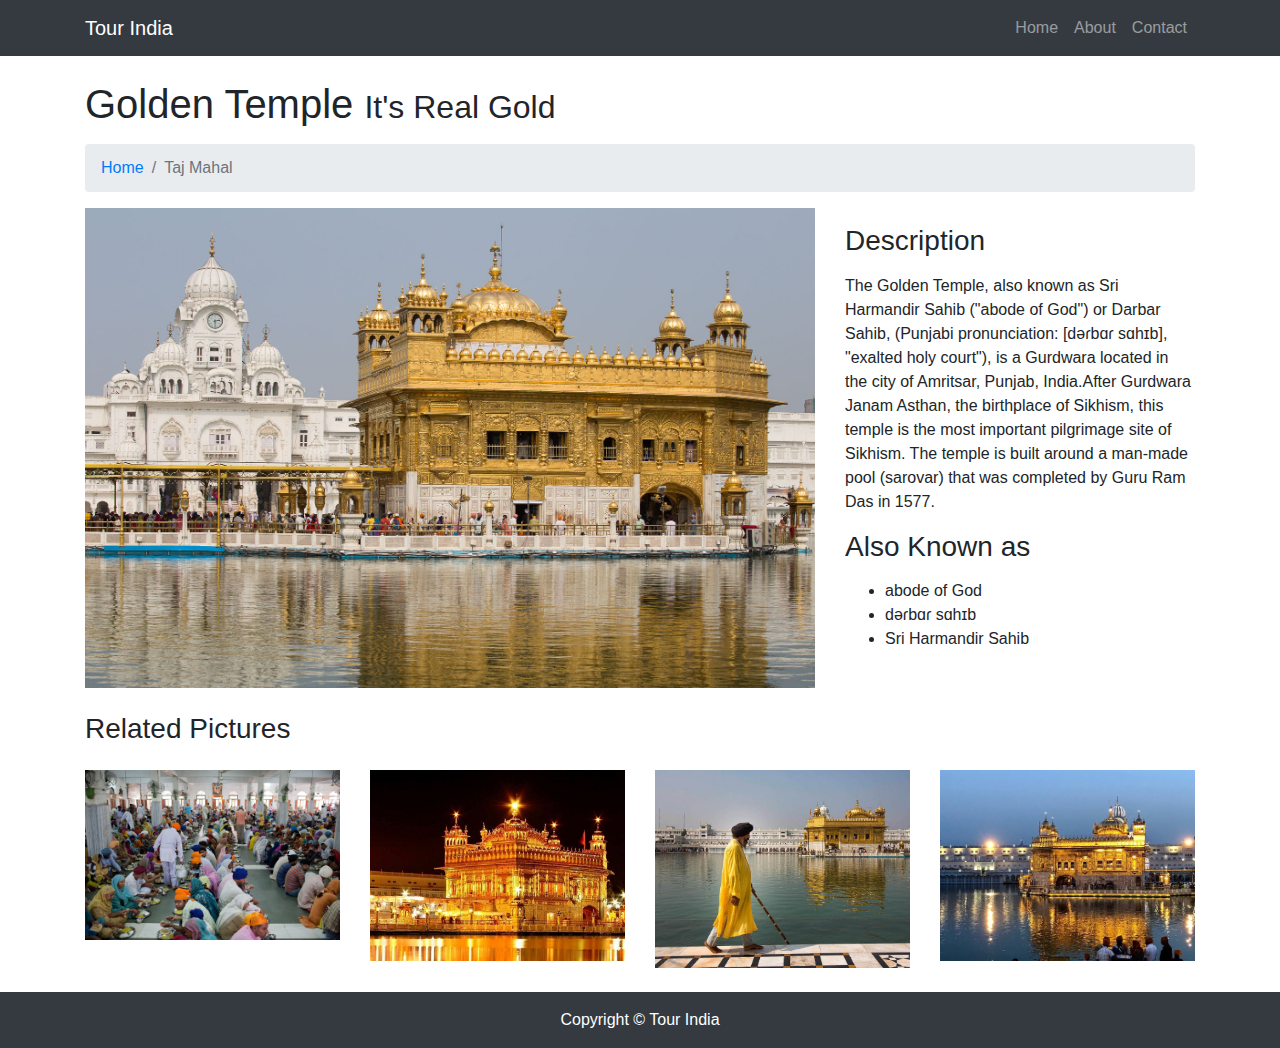
<file: Pages-inside/GoldenTemple-Info.html>
<!DOCTYPE html>
<html lang="en">

<head>

  <meta charset="utf-8">
  <meta name="viewport" content="width=device-width, initial-scale=1, shrink-to-fit=no">
  <meta name="description" content="">
  <meta name="author" content="">

  <title>Tour India</title>

  <!-- Bootstrap core CSS -->
  <link href="vendor/bootstrap/css/bootstrap.min.css" rel="stylesheet">

  <!-- Custom styles for this template -->
  <link href="css/goldentemple.css" rel="stylesheet">

</head>

<body>

  <!-- Navigation -->
  <nav class="navbar fixed-top navbar-expand-lg navbar-dark bg-dark fixed-top">
    <div class="container">
      <a class="navbar-brand" href="index.html">Tour India</a>
      <button class="navbar-toggler navbar-toggler-right" type="button" data-toggle="collapse" data-target="#navbarResponsive" aria-controls="navbarResponsive" aria-expanded="false" aria-label="Toggle navigation">
        <span class="navbar-toggler-icon"></span>
      </button>
      <div class="collapse navbar-collapse" id="navbarResponsive">
        <ul class="navbar-nav ml-auto">
          <li class="nav-item">
            <a class="nav-link" href="about.html">Home</a>
          </li>
          <li class="nav-item">
            <a class="nav-link" href="about.html">About</a>
          </li>
          <li class="nav-item">
            <a class="nav-link" href="contact.html">Contact</a>
          </li>
        </ul>
      </div>
    </div>
  </nav>

  <!-- Page Content -->
  <div class="container">

    <!-- Page Heading/Breadcrumbs -->
    <h1 class="mt-4 mb-3">Golden Temple
      <small>It's Real Gold</small>
    </h1>

    <ol class="breadcrumb">
      <li class="breadcrumb-item">
        <a href="index.html">Home</a>
      </li>
      <li class="breadcrumb-item active">Taj Mahal</li>
    </ol>

    <!-- Portfolio Item Row -->
    <div class="row">

      <div class="col-md-8">
        <img class="img-fluid" src="./img/Harmandir-Sahib-Amritsar-India-Punjab.jpg" alt="">
      </div>

      <div class="col-md-4">
        <h3 class="my-3">Description</h3>
        <p>The Golden Temple, also known as Sri Harmandir Sahib ("abode of God") or Darbar Sahib, (Punjabi pronunciation: [dəɾbɑɾ sɑhɪb], "exalted holy court"), is a Gurdwara located in the city of Amritsar, Punjab, India.After Gurdwara Janam Asthan, the birthplace of Sikhism, this temple is the most important pilgrimage site of Sikhism.

The temple is built around a man-made pool (sarovar) that was completed by Guru Ram Das in 1577. </p>
        <h3 class="my-3">Also Known as</h3>
        <ul>
          <li>abode of God</li>
          <li>dəɾbɑɾ sɑhɪb</li>
          <li>Sri Harmandir Sahib</li>
        </ul>
      </div>

    </div>
    <!-- /.row -->

    <!-- Related Projects Row -->
    <h3 class="my-4">Related Pictures</h3>

    <div class="row">

      <div class="col-md-3 col-sm-6 mb-4">
        <a href="#">
          <img class="img-fluid" src="./img/The-Golden-Temple-India8.jpg" alt="">
        </a>
      </div>

      <div class="col-md-3 col-sm-6 mb-4">
        <a href="#">
          <img class="img-fluid" src="./img/597529822Amritsar_Main.jpg" alt="">
        </a>
      </div>

      <div class="col-md-3 col-sm-6 mb-4">
        <a href="#">
          <img class="img-fluid" src="./img/imb-photos-warrior-medium.jpg" alt="">
        </a>
      </div>

      <div class="col-md-3 col-sm-6 mb-4">
        <a href="#">
          <img class="img-fluid" src="./img/photo1.jpg" alt="">
        </a>
      </div>

    </div>
    <!-- /.row -->

  </div>
  <!-- /.container -->

  <!-- Footer -->
  <footer class="py-3 bg-dark">
    <div class="container">
      <p class="m-0 text-center text-white">Copyright &copy; Tour India</p>
    </div>
    <!-- /.container -->
  </footer>

  <!-- Bootstrap core JavaScript -->
  <script src="vendor/jquery/jquery.min.js"></script>
  <script src="vendor/bootstrap/js/bootstrap.bundle.min.js"></script>

</body>

</html>
</file>
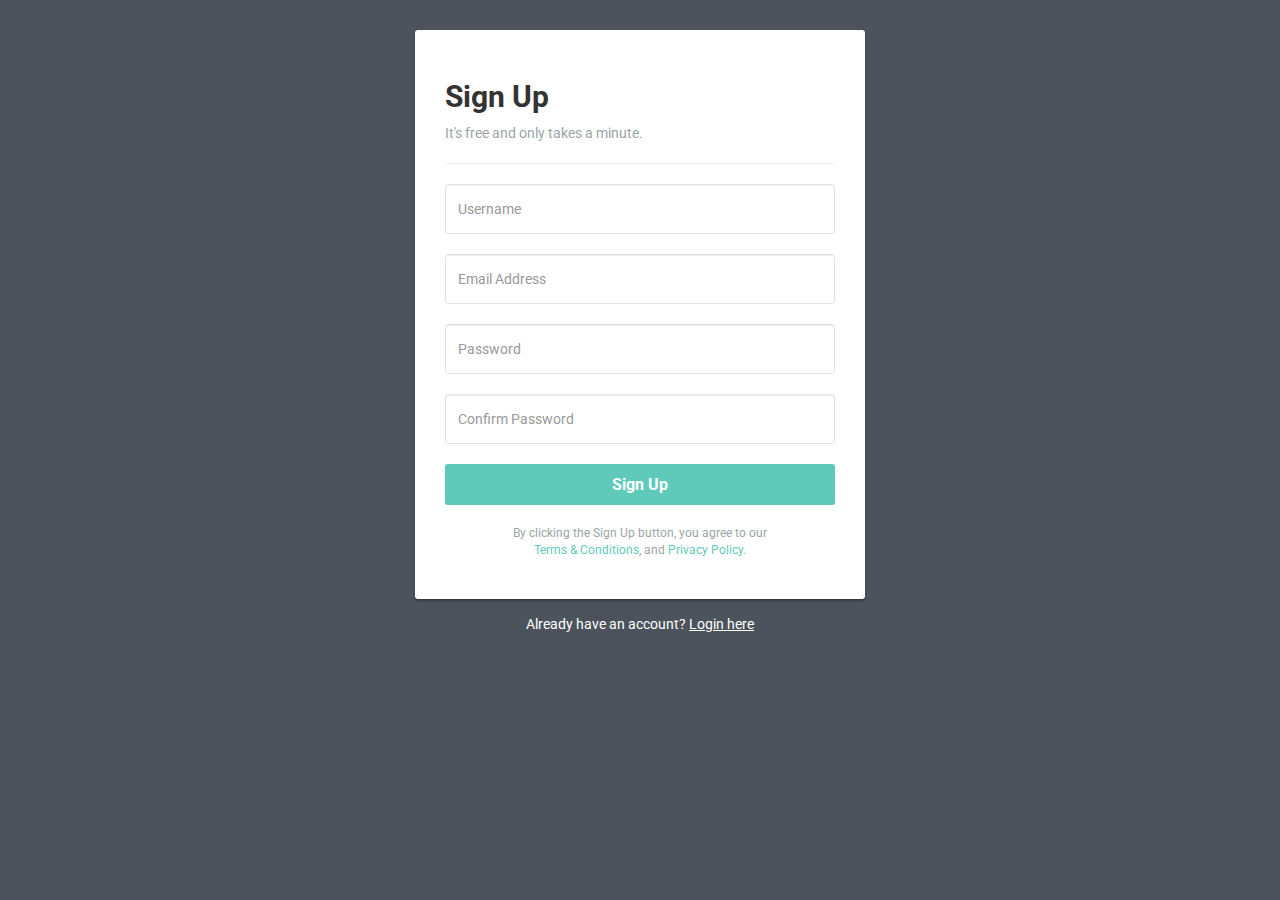
<file: Pages-inside/SignUp.html>
<!DOCTYPE html>
<html lang="en">
<head>
<meta charset="utf-8">
<meta http-equiv="X-UA-Compatible" content="IE=edge">
<meta name="viewport" content="width=device-width, initial-scale=1">
<link href="https://fonts.googleapis.com/css?family=Roboto:400,700" rel="stylesheet">
<title>Tour India Sign up Form</title>
<link rel="stylesheet" href="https://maxcdn.bootstrapcdn.com/bootstrap/3.3.7/css/bootstrap.min.css">
<script src="./vendor/jquery/jquery.min.js"></script>
<script src="https://maxcdn.bootstrapcdn.com/bootstrap/3.3.7/js/bootstrap.min.js"></script> 
<style type="text/css">
	body {
		color: #fff;
		background: #4c535d;
		font-family: 'Roboto', sans-serif;
	}
    .form-control {
        min-height: 50px;
		border-color: #e1e4e5;
	}
    .form-control, .btn {        
        border-radius: 3px;
    }    
	.signup-form {
		width: 450px;
		margin: 0 auto;
		padding: 30px 0;
	}	
    .signup-form form {
		color: #9ba5a8;
		border-radius: 3px;
    	margin-bottom: 15px;
        background: #fff;
        box-shadow: 0px 2px 2px rgba(0, 0, 0, 0.3);
        padding: 30px;
    }
	.signup-form h2 {
		color: #333;
		font-weight: bold;   
    }
	.signup-form .form-group {
		margin-bottom: 20px;
	}
    .signup-form .btn {        
        font-size: 16px;
        font-weight: bold;
		background: #5fcaba;
		border: none;
		min-width: 140px;
    }
	.signup-form .btn:hover, .signup-form .btn:focus {
		background: #3fc0ad;
	}
	.signup-form a {
		color: #fff;
		text-decoration: underline;
	}
	.signup-form form a {
		color: #5fcaba;
		text-decoration: none;
	}	
	.signup-form form a:hover {
		text-decoration: underline;
	}
</style>
</head>
<body>
<div class="signup-form">
    <form action="" method="post">
		<h2>Sign Up</h2>
		<p>It's free and only takes a minute.</p>
		<hr>
        <div class="form-group">
        	<input type="text" class="form-control" name="username" placeholder="Username" required="required">
        </div>
        <div class="form-group">
        	<input type="email" class="form-control" name="email" placeholder="Email Address" required="required">
        </div>
		<div class="form-group">
            <input type="password" class="form-control" name="password" placeholder="Password" required="required">
        </div>
		<div class="form-group">
            <input type="password" class="form-control" name="confirm_password" placeholder="Confirm Password" required="required">
        </div>
		<div class="form-group">
            <button type="submit" class="btn btn-primary btn-block btn-lg">Sign Up</button>
        </div>
		<p class="small text-center">By clicking the Sign Up button, you agree to our <br><a href="#">Terms &amp; Conditions</a>, and <a href="#">Privacy Policy</a>.</p>
    </form>
	<div class="text-center">Already have an account? <a href="#">Login here</a></div>
</div>
</body>
</html>
</file>
<file: css/linearicons.css>
@font-face {
	font-family: 'Linearicons-Free';
	src:url('../fonts/Linearicons-Free.eot?w118d');
	src:url('../fonts/Linearicons-Free.eot?#iefixw118d') format('embedded-opentype'),
		url('../fonts/Linearicons-Free.woff2?w118d') format('woff2'),
		url('../fonts/Linearicons-Free.woff?w118d') format('woff'),
		url('../fonts/Linearicons-Free.ttf?w118d') format('truetype'),
		url('../fonts/Linearicons-Free.svg?w118d#Linearicons-Free') format('svg');
	font-weight: normal;
	font-style: normal;
}

.lnr {
	font-family: 'Linearicons-Free';
	speak: none;
	font-style: normal;
	font-weight: normal;
	font-variant: normal;
	text-transform: none;
	line-height: 1;

	/* Better Font Rendering =========== */
	-webkit-font-smoothing: antialiased;
	-moz-osx-font-smoothing: grayscale;
}

.lnr-home:before {
	content: "\e800";
}
.lnr-apartment:before {
	content: "\e801";
}
.lnr-pencil:before {
	content: "\e802";
}
.lnr-magic-wand:before {
	content: "\e803";
}
.lnr-drop:before {
	content: "\e804";
}
.lnr-lighter:before {
	content: "\e805";
}
.lnr-poop:before {
	content: "\e806";
}
.lnr-sun:before {
	content: "\e807";
}
.lnr-moon:before {
	content: "\e808";
}
.lnr-cloud:before {
	content: "\e809";
}
.lnr-cloud-upload:before {
	content: "\e80a";
}
.lnr-cloud-download:before {
	content: "\e80b";
}
.lnr-cloud-sync:before {
	content: "\e80c";
}
.lnr-cloud-check:before {
	content: "\e80d";
}
.lnr-database:before {
	content: "\e80e";
}
.lnr-lock:before {
	content: "\e80f";
}
.lnr-cog:before {
	content: "\e810";
}
.lnr-trash:before {
	content: "\e811";
}
.lnr-dice:before {
	content: "\e812";
}
.lnr-heart:before {
	content: "\e813";
}
.lnr-star:before {
	content: "\e814";
}
.lnr-star-half:before {
	content: "\e815";
}
.lnr-star-empty:before {
	content: "\e816";
}
.lnr-flag:before {
	content: "\e817";
}
.lnr-envelope:before {
	content: "\e818";
}
.lnr-paperclip:before {
	content: "\e819";
}
.lnr-inbox:before {
	content: "\e81a";
}
.lnr-eye:before {
	content: "\e81b";
}
.lnr-printer:before {
	content: "\e81c";
}
.lnr-file-empty:before {
	content: "\e81d";
}
.lnr-file-add:before {
	content: "\e81e";
}
.lnr-enter:before {
	content: "\e81f";
}
.lnr-exit:before {
	content: "\e820";
}
.lnr-graduation-hat:before {
	content: "\e821";
}
.lnr-license:before {
	content: "\e822";
}
.lnr-music-note:before {
	content: "\e823";
}
.lnr-film-play:before {
	content: "\e824";
}
.lnr-camera-video:before {
	content: "\e825";
}
.lnr-camera:before {
	content: "\e826";
}
.lnr-picture:before {
	content: "\e827";
}
.lnr-book:before {
	content: "\e828";
}
.lnr-bookmark:before {
	content: "\e829";
}
.lnr-user:before {
	content: "\e82a";
}
.lnr-users:before {
	content: "\e82b";
}
.lnr-shirt:before {
	content: "\e82c";
}
.lnr-store:before {
	content: "\e82d";
}
.lnr-cart:before {
	content: "\e82e";
}
.lnr-tag:before {
	content: "\e82f";
}
.lnr-phone-handset:before {
	content: "\e830";
}
.lnr-phone:before {
	content: "\e831";
}
.lnr-pushpin:before {
	content: "\e832";
}
.lnr-map-marker:before {
	content: "\e833";
}
.lnr-map:before {
	content: "\e834";
}
.lnr-location:before {
	content: "\e835";
}
.lnr-calendar-full:before {
	content: "\e836";
}
.lnr-keyboard:before {
	content: "\e837";
}
.lnr-spell-check:before {
	content: "\e838";
}
.lnr-screen:before {
	content: "\e839";
}
.lnr-smartphone:before {
	content: "\e83a";
}
.lnr-tablet:before {
	content: "\e83b";
}
.lnr-laptop:before {
	content: "\e83c";
}
.lnr-laptop-phone:before {
	content: "\e83d";
}
.lnr-power-switch:before {
	content: "\e83e";
}
.lnr-bubble:before {
	content: "\e83f";
}
.lnr-heart-pulse:before {
	content: "\e840";
}
.lnr-construction:before {
	content: "\e841";
}
.lnr-pie-chart:before {
	content: "\e842";
}
.lnr-chart-bars:before {
	content: "\e843";
}
.lnr-gift:before {
	content: "\e844";
}
.lnr-diamond:before {
	content: "\e845";
}
.lnr-linearicons:before {
	content: "\e846";
}
.lnr-dinner:before {
	content: "\e847";
}
.lnr-coffee-cup:before {
	content: "\e848";
}
.lnr-leaf:before {
	content: "\e849";
}
.lnr-paw:before {
	content: "\e84a";
}
.lnr-rocket:before {
	content: "\e84b";
}
.lnr-briefcase:before {
	content: "\e84c";
}
.lnr-bus:before {
	content: "\e84d";
}
.lnr-car:before {
	content: "\e84e";
}
.lnr-train:before {
	content: "\e84f";
}
.lnr-bicycle:before {
	content: "\e850";
}
.lnr-wheelchair:before {
	content: "\e851";
}
.lnr-select:before {
	content: "\e852";
}
.lnr-earth:before {
	content: "\e853";
}
.lnr-smile:before {
	content: "\e854";
}
.lnr-sad:before {
	content: "\e855";
}
.lnr-neutral:before {
	content: "\e856";
}
.lnr-mustache:before {
	content: "\e857";
}
.lnr-alarm:before {
	content: "\e858";
}
.lnr-bullhorn:before {
	content: "\e859";
}
.lnr-volume-high:before {
	content: "\e85a";
}
.lnr-volume-medium:before {
	content: "\e85b";
}
.lnr-volume-low:before {
	content: "\e85c";
}
.lnr-volume:before {
	content: "\e85d";
}
.lnr-mic:before {
	content: "\e85e";
}
.lnr-hourglass:before {
	content: "\e85f";
}
.lnr-undo:before {
	content: "\e860";
}
.lnr-redo:before {
	content: "\e861";
}
.lnr-sync:before {
	content: "\e862";
}
.lnr-history:before {
	content: "\e863";
}
.lnr-clock:before {
	content: "\e864";
}
.lnr-download:before {
	content: "\e865";
}
.lnr-upload:before {
	content: "\e866";
}
.lnr-enter-down:before {
	content: "\e867";
}
.lnr-exit-up:before {
	content: "\e868";
}
.lnr-bug:before {
	content: "\e869";
}
.lnr-code:before {
	content: "\e86a";
}
.lnr-link:before {
	content: "\e86b";
}
.lnr-unlink:before {
	content: "\e86c";
}
.lnr-thumbs-up:before {
	content: "\e86d";
}
.lnr-thumbs-down:before {
	content: "\e86e";
}
.lnr-magnifier:before {
	content: "\e86f";
}
.lnr-cross:before {
	content: "\e870";
}
.lnr-menu:before {
	content: "\e871";
}
.lnr-list:before {
	content: "\e872";
}
.lnr-chevron-up:before {
	content: "\e873";
}
.lnr-chevron-down:before {
	content: "\e874";
}
.lnr-chevron-left:before {
	content: "\e875";
}
.lnr-chevron-right:before {
	content: "\e876";
}
.lnr-arrow-up:before {
	content: "\e877";
}
.lnr-arrow-down:before {
	content: "\e878";
}
.lnr-arrow-left:before {
	content: "\e879";
}
.lnr-arrow-right:before {
	content: "\e87a";
}
.lnr-move:before {
	content: "\e87b";
}
.lnr-warning:before {
	content: "\e87c";
}
.lnr-question-circle:before {
	content: "\e87d";
}
.lnr-menu-circle:before {
	content: "\e87e";
}
.lnr-checkmark-circle:before {
	content: "\e87f";
}
.lnr-cross-circle:before {
	content: "\e880";
}
.lnr-plus-circle:before {
	content: "\e881";
}
.lnr-circle-minus:before {
	content: "\e882";
}
.lnr-arrow-up-circle:before {
	content: "\e883";
}
.lnr-arrow-down-circle:before {
	content: "\e884";
}
.lnr-arrow-left-circle:before {
	content: "\e885";
}
.lnr-arrow-right-circle:before {
	content: "\e886";
}
.lnr-chevron-up-circle:before {
	content: "\e887";
}
.lnr-chevron-down-circle:before {
	content: "\e888";
}
.lnr-chevron-left-circle:before {
	content: "\e889";
}
.lnr-chevron-right-circle:before {
	content: "\e88a";
}
.lnr-crop:before {
	content: "\e88b";
}
.lnr-frame-expand:before {
	content: "\e88c";
}
.lnr-frame-contract:before {
	content: "\e88d";
}
.lnr-layers:before {
	content: "\e88e";
}
.lnr-funnel:before {
	content: "\e88f";
}
.lnr-text-format:before {
	content: "\e890";
}
.lnr-text-format-remove:before {
	content: "\e891";
}
.lnr-text-size:before {
	content: "\e892";
}
.lnr-bold:before {
	content: "\e893";
}
.lnr-italic:before {
	content: "\e894";
}
.lnr-underline:before {
	content: "\e895";
}
.lnr-strikethrough:before {
	content: "\e896";
}
.lnr-highlight:before {
	content: "\e897";
}
.lnr-text-align-left:before {
	content: "\e898";
}
.lnr-text-align-center:before {
	content: "\e899";
}
.lnr-text-align-right:before {
	content: "\e89a";
}
.lnr-text-align-justify:before {
	content: "\e89b";
}
.lnr-line-spacing:before {
	content: "\e89c";
}
.lnr-indent-increase:before {
	content: "\e89d";
}
.lnr-indent-decrease:before {
	content: "\e89e";
}
.lnr-pilcrow:before {
	content: "\e89f";
}
.lnr-direction-ltr:before {
	content: "\e8a0";
}
.lnr-direction-rtl:before {
	content: "\e8a1";
}
.lnr-page-break:before {
	content: "\e8a2";
}
.lnr-sort-alpha-asc:before {
	content: "\e8a3";
}
.lnr-sort-amount-asc:before {
	content: "\e8a4";
}
.lnr-hand:before {
	content: "\e8a5";
}
.lnr-pointer-up:before {
	content: "\e8a6";
}
.lnr-pointer-right:before {
	content: "\e8a7";
}
.lnr-pointer-down:before {
	content: "\e8a8";
}
.lnr-pointer-left:before {
	content: "\e8a9";
}
</file>
<file: css/nice-select.css>
.nice-select {
  -webkit-tap-highlight-color: transparent;
  background-color: #fff;
  border-radius: 5px;
  border: solid 1px #e8e8e8;
  box-sizing: border-box;
  clear: both;
  cursor: pointer;
  display: block;
  float: left;
  font-family: inherit;
  font-size: 14px;
  font-weight: normal;
  height: 42px;
  line-height: 40px;
  outline: none;
  padding-left: 18px;
  padding-right: 30px;
  position: relative;
  text-align: left !important;
  -webkit-transition: all 0.2s ease-in-out;
  transition: all 0.2s ease-in-out;
  -webkit-user-select: none;
     -moz-user-select: none;
      -ms-user-select: none;
          user-select: none;
  white-space: nowrap;
  width: auto; }
  .nice-select:hover {
    border-color: #dbdbdb; }
  .nice-select:active, .nice-select.open, .nice-select:focus {
    border-color: #999; }
  .nice-select:after {
    border-bottom: 2px solid #999;
    border-right: 2px solid #999;
    content: '';
    display: block;
    height: 5px;
    margin-top: -4px;
    pointer-events: none;
    position: absolute;
    right: 12px;
    top: 50%;
    -webkit-transform-origin: 66% 66%;
        -ms-transform-origin: 66% 66%;
            transform-origin: 66% 66%;
    -webkit-transform: rotate(45deg);
        -ms-transform: rotate(45deg);
            transform: rotate(45deg);
    -webkit-transition: all 0.15s ease-in-out;
    transition: all 0.15s ease-in-out;
    width: 5px; }
  .nice-select.open:after {
    -webkit-transform: rotate(-135deg);
        -ms-transform: rotate(-135deg);
            transform: rotate(-135deg); }
  .nice-select.open .list {
    opacity: 1;
    pointer-events: auto;
    -webkit-transform: scale(1) translateY(0);
        -ms-transform: scale(1) translateY(0);
            transform: scale(1) translateY(0); }
  .nice-select.disabled {
    border-color: #ededed;
    color: #999;
    pointer-events: none; }
    .nice-select.disabled:after {
      border-color: #cccccc; }
  .nice-select.wide {
    width: 100%; }
    .nice-select.wide .list {
      left: 0 !important;
      right: 0 !important; }
  .nice-select.right {
    float: right; }
    .nice-select.right .list {
      left: auto;
      right: 0; }
  .nice-select.small {
    font-size: 12px;
    height: 36px;
    line-height: 34px; }
    .nice-select.small:after {
      height: 4px;
      width: 4px; }
    .nice-select.small .option {
      line-height: 34px;
      min-height: 34px; }
  .nice-select .list {
    background-color: #fff;
    border-radius: 5px;
    box-shadow: 0 0 0 1px rgba(68, 68, 68, 0.11);
    box-sizing: border-box;
    margin-top: 4px;
    opacity: 0;
    overflow: hidden;
    padding: 0;
    pointer-events: none;
    position: absolute;
    top: 100%;
    left: 0;
    -webkit-transform-origin: 50% 0;
        -ms-transform-origin: 50% 0;
            transform-origin: 50% 0;
    -webkit-transform: scale(0.75) translateY(-21px);
        -ms-transform: scale(0.75) translateY(-21px);
            transform: scale(0.75) translateY(-21px);
    -webkit-transition: all 0.2s cubic-bezier(0.5, 0, 0, 1.25), opacity 0.15s ease-out;
    transition: all 0.2s cubic-bezier(0.5, 0, 0, 1.25), opacity 0.15s ease-out;
    z-index: 9; }
    .nice-select .list:hover .option:not(:hover) {
      background-color: transparent !important; }
  .nice-select .option {
    cursor: pointer;
    font-weight: 400;
    line-height: 40px;
    list-style: none;
    min-height: 40px;
    outline: none;
    padding-left: 18px;
    padding-right: 29px;
    text-align: left;
    -webkit-transition: all 0.2s;
    transition: all 0.2s; }
    .nice-select .option:hover, .nice-select .option.focus, .nice-select .option.selected.focus {
      background-color: #f6f6f6; }
    .nice-select .option.selected {
      font-weight: bold; }
    .nice-select .option.disabled {
      background-color: transparent;
      color: #999;
      cursor: default; }

.no-csspointerevents .nice-select .list {
  display: none; }

.no-csspointerevents .nice-select.open .list {
  display: block; }
</file>
<file: css/main.css>
/*--------------------------- Color variations ----------------------*/
/* Medium Layout: 1280px */
/* Tablet Layout: 768px */
/* Mobile Layout: 320px */
/* Wide Mobile Layout: 480px */
/* =================================== */
/*  Basic Style
/* =================================== */
::-moz-selection {
  /* Code for Firefox */
  background-color: #8ab92d;
  color: #fff;
}

::selection {
  background-color: #8ab92d;
  color: #fff;
}

::-webkit-input-placeholder {
  /* WebKit, Blink, Edge */
  color: #777777;
  font-weight: 300;
}

:-moz-placeholder {
  /* Mozilla Firefox 4 to 18 */
  color: #777777;
  opacity: 1;
  font-weight: 300;
}

::-moz-placeholder {
  /* Mozilla Firefox 19+ */
  color: #777777;
  opacity: 1;
  font-weight: 300;
}

:-ms-input-placeholder {
  /* Internet Explorer 10-11 */
  color: #777777;
  font-weight: 300;
}

::-ms-input-placeholder {
  /* Microsoft Edge */
  color: #777777;
  font-weight: 300;
}

body {
  color: #777777;
  font-family: "Poppins", sans-serif;
  font-size: 14px;
  font-weight: 300;
  line-height: 1.625em;
  position: relative;
}

ol, ul {
  margin: 0;
  padding: 0;
  list-style: none;
}

select {
  display: block;
}

figure {
  margin: 0;
}

a {
  -webkit-transition: all 0.3s ease 0s;
  -moz-transition: all 0.3s ease 0s;
  -o-transition: all 0.3s ease 0s;
  transition: all 0.3s ease 0s;
}

iframe {
  border: 0;
}

a, a:focus, a:hover {
  text-decoration: none;
  outline: 0;
}

.btn.active.focus,
.btn.active:focus,
.btn.focus,
.btn.focus:active,
.btn:active:focus,
.btn:focus {
  text-decoration: none;
  outline: 0;
}

.card-panel {
  margin: 0;
  padding: 60px;
}

/**
 *  Typography
 *
 **/
.btn i, .btn-large i, .btn-floating i, .btn-large i, .btn-flat i {
  font-size: 1em;
  line-height: inherit;
}

.gray-bg {
  background: #f9f9ff;
}

h1, h2, h3,
h4, h5, h6 {
  font-family: "Poppins", sans-serif;
  color: #222222;
  line-height: 1.2em !important;
  margin-bottom: 0;
  margin-top: 0;
  font-weight: 600;
}

.h1, .h2, .h3,
.h4, .h5, .h6 {
  margin-bottom: 0;
  margin-top: 0;
  font-family: "Poppins", sans-serif;
  font-weight: 600;
  color: #222222;
}

h1, .h1 {
  font-size: 36px;
}

h2, .h2 {
  font-size: 30px;
}

h3, .h3 {
  font-size: 24px;
}

h4, .h4 {
  font-size: 18px;
}

h5, .h5 {
  font-size: 16px;
}

h6, .h6 {
  font-size: 14px;
  color: #222222;
}

td, th {
  border-radius: 0px;
}

/**
 * For modern browsers
 * 1. The space content is one way to avoid an Opera bug when the
 *    contenteditable attribute is included anywhere else in the document.
 *    Otherwise it causes space to appear at the top and bottom of elements
 *    that are clearfixed.
 * 2. The use of `table` rather than `block` is only necessary if using
 *    `:before` to contain the top-margins of child elements.
 */
.clear::before, .clear::after {
  content: " ";
  display: table;
}

.clear::after {
  clear: both;
}

.fz-11 {
  font-size: 11px;
}

.fz-12 {
  font-size: 12px;
}

.fz-13 {
  font-size: 13px;
}

.fz-14 {
  font-size: 14px;
}

.fz-15 {
  font-size: 15px;
}

.fz-16 {
  font-size: 16px;
}

.fz-18 {
  font-size: 18px;
}

.fz-30 {
  font-size: 30px;
}

.fz-48 {
  font-size: 48px !important;
}

.fw100 {
  font-weight: 100;
}

.fw300 {
  font-weight: 300;
}

.fw400 {
  font-weight: 400 !important;
}

.fw500 {
  font-weight: 500;
}

.f700 {
  font-weight: 700;
}

.fsi {
  font-style: italic;
}

.mt-10 {
  margin-top: 10px;
}

.mt-15 {
  margin-top: 15px;
}

.mt-20 {
  margin-top: 20px;
}

.mt-25 {
  margin-top: 25px;
}

.mt-30 {
  margin-top: 30px;
}

.mt-35 {
  margin-top: 35px;
}

.mt-40 {
  margin-top: 40px;
}

.mt-50 {
  margin-top: 50px;
}

.mt-60 {
  margin-top: 60px;
}

.mt-70 {
  margin-top: 70px;
}

.mt-80 {
  margin-top: 80px;
}

.mt-100 {
  margin-top: 100px;
}

.mt-120 {
  margin-top: 120px;
}

.mt-150 {
  margin-top: 150px;
}

.ml-0 {
  margin-left: 0 !important;
}

.ml-5 {
  margin-left: 5px !important;
}

.ml-10 {
  margin-left: 10px;
}

.ml-15 {
  margin-left: 15px;
}

.ml-20 {
  margin-left: 20px;
}

.ml-30 {
  margin-left: 30px;
}

.ml-50 {
  margin-left: 50px;
}

.mr-0 {
  margin-right: 0 !important;
}

.mr-5 {
  margin-right: 5px !important;
}

.mr-15 {
  margin-right: 15px;
}

.mr-10 {
  margin-right: 10px;
}

.mr-20 {
  margin-right: 20px;
}

.mr-30 {
  margin-right: 30px;
}

.mr-50 {
  margin-right: 50px;
}

.mb-0 {
  margin-bottom: 0px;
}

.mb-0-i {
  margin-bottom: 0px !important;
}

.mb-5 {
  margin-bottom: 5px;
}

.mb-10 {
  margin-bottom: 10px;
}

.mb-15 {
  margin-bottom: 15px;
}

.mb-20 {
  margin-bottom: 20px;
}

.mb-25 {
  margin-bottom: 25px;
}

.mb-30 {
  margin-bottom: 30px;
}

.mb-40 {
  margin-bottom: 40px;
}

.mb-50 {
  margin-bottom: 50px;
}

.mb-60 {
  margin-bottom: 60px;
}

.mb-70 {
  margin-bottom: 70px;
}

.mb-80 {
  margin-bottom: 80px;
}

.mb-90 {
  margin-bottom: 90px;
}

.mb-100 {
  margin-bottom: 100px;
}

.pt-0 {
  padding-top: 0px;
}

.pt-10 {
  padding-top: 10px;
}

.pt-15 {
  padding-top: 15px;
}

.pt-20 {
  padding-top: 20px;
}

.pt-25 {
  padding-top: 25px;
}

.pt-30 {
  padding-top: 30px;
}

.pt-40 {
  padding-top: 40px;
}

.pt-50 {
  padding-top: 50px;
}

.pt-60 {
  padding-top: 60px;
}

.pt-70 {
  padding-top: 70px;
}

.pt-80 {
  padding-top: 80px;
}

.pt-90 {
  padding-top: 90px;
}

.pt-100 {
  padding-top: 100px;
}

.pt-120 {
  padding-top: 120px;
}

.pt-150 {
  padding-top: 150px;
}

.pt-170 {
  padding-top: 170px;
}

.pb-0 {
  padding-bottom: 0px;
}

.pb-10 {
  padding-bottom: 10px;
}

.pb-15 {
  padding-bottom: 15px;
}

.pb-20 {
  padding-bottom: 20px;
}

.pb-25 {
  padding-bottom: 25px;
}

.pb-30 {
  padding-bottom: 30px;
}

.pb-40 {
  padding-bottom: 40px;
}

.pb-50 {
  padding-bottom: 50px;
}

.pb-60 {
  padding-bottom: 60px;
}

.pb-70 {
  padding-bottom: 70px;
}

.pb-80 {
  padding-bottom: 80px;
}

.pb-90 {
  padding-bottom: 90px;
}

.pb-100 {
  padding-bottom: 100px;
}

.pb-120 {
  padding-bottom: 120px;
}

.pb-150 {
  padding-bottom: 150px;
}

.pr-30 {
  padding-right: 30px;
}

.pl-30 {
  padding-left: 30px;
}

.pl-90 {
  padding-left: 90px;
}

.p-40 {
  padding: 40px;
}

.float-left {
  float: left;
}

.float-right {
  float: right;
}

.text-italic {
  font-style: italic;
}

.text-white {
  color: #fff;
}

.text-black {
  color: #000;
}

.transition {
  -webkit-transition: all 0.3s ease 0s;
  -moz-transition: all 0.3s ease 0s;
  -o-transition: all 0.3s ease 0s;
  transition: all 0.3s ease 0s;
}

.section-full {
  padding: 100px 0;
}

.section-half {
  padding: 75px 0;
}

.text-center {
  text-align: center;
}

.text-left {
  text-align: left;
}

.text-rigth {
  text-align: right;
}

.flex {
  display: -webkit-box;
  display: -webkit-flex;
  display: -moz-flex;
  display: -ms-flexbox;
  display: flex;
}

.inline-flex {
  display: -webkit-inline-box;
  display: -webkit-inline-flex;
  display: -moz-inline-flex;
  display: -ms-inline-flexbox;
  display: inline-flex;
}

.flex-grow {
  -webkit-box-flex: 1;
  -webkit-flex-grow: 1;
  -moz-flex-grow: 1;
  -ms-flex-positive: 1;
  flex-grow: 1;
}

.flex-wrap {
  -webkit-flex-wrap: wrap;
  -moz-flex-wrap: wrap;
  -ms-flex-wrap: wrap;
  flex-wrap: wrap;
}

.flex-left {
  -webkit-box-pack: start;
  -ms-flex-pack: start;
  -webkit-justify-content: flex-start;
  -moz-justify-content: flex-start;
  justify-content: flex-start;
}

.flex-middle {
  -webkit-box-align: center;
  -ms-flex-align: center;
  -webkit-align-items: center;
  -moz-align-items: center;
  align-items: center;
}

.flex-right {
  -webkit-box-pack: end;
  -ms-flex-pack: end;
  -webkit-justify-content: flex-end;
  -moz-justify-content: flex-end;
  justify-content: flex-end;
}

.flex-top {
  -webkit-align-self: flex-start;
  -moz-align-self: flex-start;
  -ms-flex-item-align: start;
  align-self: flex-start;
}

.flex-center {
  -webkit-box-pack: center;
  -ms-flex-pack: center;
  -webkit-justify-content: center;
  -moz-justify-content: center;
  justify-content: center;
}

.flex-bottom {
  -webkit-align-self: flex-end;
  -moz-align-self: flex-end;
  -ms-flex-item-align: end;
  align-self: flex-end;
}

.space-between {
  -webkit-box-pack: justify;
  -ms-flex-pack: justify;
  -webkit-justify-content: space-between;
  -moz-justify-content: space-between;
  justify-content: space-between;
}

.space-around {
  -ms-flex-pack: distribute;
  -webkit-justify-content: space-around;
  -moz-justify-content: space-around;
  justify-content: space-around;
}

.flex-column {
  -webkit-box-direction: normal;
  -webkit-box-orient: vertical;
  -webkit-flex-direction: column;
  -moz-flex-direction: column;
  -ms-flex-direction: column;
  flex-direction: column;
}

.flex-cell {
  display: -webkit-box;
  display: -webkit-flex;
  display: -moz-flex;
  display: -ms-flexbox;
  display: flex;
  -webkit-box-flex: 1;
  -webkit-flex-grow: 1;
  -moz-flex-grow: 1;
  -ms-flex-positive: 1;
  flex-grow: 1;
}

.display-table {
  display: table;
}

.light {
  color: #fff;
}

.dark {
  color: #222;
}

.relative {
  position: relative;
}

.overflow-hidden {
  overflow: hidden;
}

.overlay {
  position: absolute;
  left: 0;
  right: 0;
  top: 0;
  bottom: 0;
}

.container.fullwidth {
  width: 100%;
}

.container.no-padding {
  padding-left: 0;
  padding-right: 0;
}

.no-padding {
  padding: 0;
}

.section-bg {
  background: #f9fafc;
}

@media (max-width: 767px) {
  .no-flex-xs {
    display: block !important;
  }
}

.row.no-margin {
  margin-left: 0;
  margin-right: 0;
}

.sample-text-area {
  background: #fff;
  padding: 100px 0 70px 0;
}

.text-heading {
  margin-bottom: 30px;
  font-size: 24px;
}

b, sup, sub, u, del {
  color: #8ab92d;
}

h1 {
  font-size: 36px;
}

h2 {
  font-size: 30px;
}

h3 {
  font-size: 24px;
}

h4 {
  font-size: 18px;
}

h5 {
  font-size: 16px;
}

h6 {
  font-size: 14px;
}

h1, h2, h3, h4, h5, h6 {
  line-height: 1.5em;
}

.typography h1, .typography h2, .typography h3, .typography h4, .typography h5, .typography h6 {
  color: #777777;
}

.button-area {
  background: #fff;
}

.button-area .border-top-generic {
  padding: 70px 15px;
  border-top: 1px dotted #eee;
}

.button-group-area .genric-btn {
  margin-right: 10px;
  margin-top: 10px;
}

.button-group-area .genric-btn:last-child {
  margin-right: 0;
}

.genric-btn {
  display: inline-block;
  outline: none;
  line-height: 40px;
  padding: 0 30px;
  font-size: .8em;
  text-align: center;
  text-decoration: none;
  font-weight: 500;
  cursor: pointer;
  -webkit-transition: all 0.3s ease 0s;
  -moz-transition: all 0.3s ease 0s;
  -o-transition: all 0.3s ease 0s;
  transition: all 0.3s ease 0s;
}

.genric-btn:focus {
  outline: none;
}

.genric-btn.e-large {
  padding: 0 40px;
  line-height: 50px;
}

.genric-btn.large {
  line-height: 45px;
}

.genric-btn.medium {
  line-height: 30px;
}

.genric-btn.small {
  line-height: 25px;
}

.genric-btn.radius {
  border-radius: 3px;
}

.genric-btn.circle {
  border-radius: 20px;
}

.genric-btn.arrow {
  display: -webkit-inline-box;
  display: -ms-inline-flexbox;
  display: inline-flex;
  -webkit-box-align: center;
  -ms-flex-align: center;
  align-items: center;
}

.genric-btn.arrow span {
  margin-left: 10px;
}

.genric-btn.default {
  color: #222222;
  background: #f9f9ff;
  border: 1px solid transparent;
}

.genric-btn.default:hover {
  border: 1px solid #f9f9ff;
  background: #fff;
}

.genric-btn.default-border {
  border: 1px solid #f9f9ff;
  background: #fff;
}

.genric-btn.default-border:hover {
  color: #222222;
  background: #f9f9ff;
  border: 1px solid transparent;
}

.genric-btn.primary {
  color: #fff;
  background: #8ab92d;
  border: 1px solid transparent;
}

.genric-btn.primary:hover {
  color: #8ab92d;
  border: 1px solid #8ab92d;
  background: #fff;
}

.genric-btn.primary-border {
  color: #8ab92d;
  border: 1px solid #8ab92d;
  background: #fff;
}

.genric-btn.primary-border:hover {
  color: #fff;
  background: #8ab92d;
  border: 1px solid transparent;
}

.genric-btn.success {
  color: #fff;
  background: #4cd3e3;
  border: 1px solid transparent;
}

.genric-btn.success:hover {
  color: #4cd3e3;
  border: 1px solid #4cd3e3;
  background: #fff;
}

.genric-btn.success-border {
  color: #4cd3e3;
  border: 1px solid #4cd3e3;
  background: #fff;
}

.genric-btn.success-border:hover {
  color: #fff;
  background: #4cd3e3;
  border: 1px solid transparent;
}

.genric-btn.info {
  color: #fff;
  background: #38a4ff;
  border: 1px solid transparent;
}

.genric-btn.info:hover {
  color: #38a4ff;
  border: 1px solid #38a4ff;
  background: #fff;
}

.genric-btn.info-border {
  color: #38a4ff;
  border: 1px solid #38a4ff;
  background: #fff;
}

.genric-btn.info-border:hover {
  color: #fff;
  background: #38a4ff;
  border: 1px solid transparent;
}

.genric-btn.warning {
  color: #fff;
  background: #f4e700;
  border: 1px solid transparent;
}

.genric-btn.warning:hover {
  color: #f4e700;
  border: 1px solid #f4e700;
  background: #fff;
}

.genric-btn.warning-border {
  color: #f4e700;
  border: 1px solid #f4e700;
  background: #fff;
}

.genric-btn.warning-border:hover {
  color: #fff;
  background: #f4e700;
  border: 1px solid transparent;
}

.genric-btn.danger {
  color: #fff;
  background: #f44a40;
  border: 1px solid transparent;
}

.genric-btn.danger:hover {
  color: #f44a40;
  border: 1px solid #f44a40;
  background: #fff;
}

.genric-btn.danger-border {
  color: #f44a40;
  border: 1px solid #f44a40;
  background: #fff;
}

.genric-btn.danger-border:hover {
  color: #fff;
  background: #f44a40;
  border: 1px solid transparent;
}

.genric-btn.link {
  color: #222222;
  background: #f9f9ff;
  text-decoration: underline;
  border: 1px solid transparent;
}

.genric-btn.link:hover {
  color: #222222;
  border: 1px solid #f9f9ff;
  background: #fff;
}

.genric-btn.link-border {
  color: #222222;
  border: 1px solid #f9f9ff;
  background: #fff;
  text-decoration: underline;
}

.genric-btn.link-border:hover {
  color: #222222;
  background: #f9f9ff;
  border: 1px solid transparent;
}

.genric-btn.disable {
  color: #222222, 0.3;
  background: #f9f9ff;
  border: 1px solid transparent;
  cursor: not-allowed;
}

.generic-blockquote {
  padding: 30px 50px 30px 30px;
  background: #f9f9ff;
  border-left: 2px solid #8ab92d;
}

@media (max-width: 990px) {
  .progress-table-wrap {
    overflow-x: scroll;
  }
}

.progress-table {
  background: #f9f9ff;
  padding: 15px 0px 30px 0px;
  min-width: 800px;
}

.progress-table .serial {
  width: 11.83%;
  padding-left: 30px;
}

.progress-table .country {
  width: 28.07%;
}

.progress-table .visit {
  width: 19.74%;
}

.progress-table .percentage {
  width: 40.36%;
  padding-right: 50px;
}

.progress-table .table-head {
  display: flex;
}

.progress-table .table-head .serial, .progress-table .table-head .country, .progress-table .table-head .visit, .progress-table .table-head .percentage {
  color: #222222;
  line-height: 40px;
  text-transform: uppercase;
  font-weight: 500;
}

.progress-table .table-row {
  padding: 15px 0;
  border-top: 1px solid #edf3fd;
  display: flex;
}

.progress-table .table-row .serial, .progress-table .table-row .country, .progress-table .table-row .visit, .progress-table .table-row .percentage {
  display: flex;
  align-items: center;
}

.progress-table .table-row .country img {
  margin-right: 15px;
}

.progress-table .table-row .percentage .progress {
  width: 80%;
  border-radius: 0px;
  background: transparent;
}

.progress-table .table-row .percentage .progress .progress-bar {
  height: 5px;
  line-height: 5px;
}

.progress-table .table-row .percentage .progress .progress-bar.color-1 {
  background-color: #6382e6;
}

.progress-table .table-row .percentage .progress .progress-bar.color-2 {
  background-color: #e66686;
}

.progress-table .table-row .percentage .progress .progress-bar.color-3 {
  background-color: #f09359;
}

.progress-table .table-row .percentage .progress .progress-bar.color-4 {
  background-color: #73fbaf;
}

.progress-table .table-row .percentage .progress .progress-bar.color-5 {
  background-color: #73fbaf;
}

.progress-table .table-row .percentage .progress .progress-bar.color-6 {
  background-color: #6382e6;
}

.progress-table .table-row .percentage .progress .progress-bar.color-7 {
  background-color: #a367e7;
}

.progress-table .table-row .percentage .progress .progress-bar.color-8 {
  background-color: #e66686;
}

.single-gallery-image {
  margin-top: 30px;
  background-repeat: no-repeat !important;
  background-position: center center !important;
  background-size: cover !important;
  height: 200px;
}

.list-style {
  width: 14px;
  height: 14px;
}

.unordered-list li {
  position: relative;
  padding-left: 30px;
  line-height: 1.82em !important;
}

.unordered-list li:before {
  content: "";
  position: absolute;
  width: 14px;
  height: 14px;
  border: 3px solid #8ab92d;
  background: #fff;
  top: 4px;
  left: 0;
  border-radius: 50%;
}

.ordered-list {
  margin-left: 30px;
}

.ordered-list li {
  list-style-type: decimal-leading-zero;
  color: #8ab92d;
  font-weight: 500;
  line-height: 1.82em !important;
}

.ordered-list li span {
  font-weight: 300;
  color: #777777;
}

.ordered-list-alpha li {
  margin-left: 30px;
  list-style-type: lower-alpha;
  color: #8ab92d;
  font-weight: 500;
  line-height: 1.82em !important;
}

.ordered-list-alpha li span {
  font-weight: 300;
  color: #777777;
}

.ordered-list-roman li {
  margin-left: 30px;
  list-style-type: lower-roman;
  color: #8ab92d;
  font-weight: 500;
  line-height: 1.82em !important;
}

.ordered-list-roman li span {
  font-weight: 300;
  color: #777777;
}

.single-input {
  display: block;
  width: 100%;
  line-height: 40px;
  border: none;
  outline: none;
  background: #f9f9ff;
  padding: 0 20px;
}

.single-input:focus {
  outline: none;
}

.input-group-icon {
  position: relative;
}

.input-group-icon .icon {
  position: absolute;
  left: 20px;
  top: 0;
  line-height: 40px;
  z-index: 3;
}

.input-group-icon .icon i {
  color: #797979;
}

.input-group-icon .single-input {
  padding-left: 45px;
}

.single-textarea {
  display: block;
  width: 100%;
  line-height: 40px;
  border: none;
  outline: none;
  background: #f9f9ff;
  padding: 0 20px;
  height: 100px;
  resize: none;
}

.single-textarea:focus {
  outline: none;
}

.single-input-primary {
  display: block;
  width: 100%;
  line-height: 40px;
  border: 1px solid transparent;
  outline: none;
  background: #f9f9ff;
  padding: 0 20px;
}

.single-input-primary:focus {
  outline: none;
  border: 1px solid #8ab92d;
}

.single-input-accent {
  display: block;
  width: 100%;
  line-height: 40px;
  border: 1px solid transparent;
  outline: none;
  background: #f9f9ff;
  padding: 0 20px;
}

.single-input-accent:focus {
  outline: none;
  border: 1px solid #eb6b55;
}

.single-input-secondary {
  display: block;
  width: 100%;
  line-height: 40px;
  border: 1px solid transparent;
  outline: none;
  background: #f9f9ff;
  padding: 0 20px;
}

.single-input-secondary:focus {
  outline: none;
  border: 1px solid #f09359;
}

.default-switch {
  width: 35px;
  height: 17px;
  border-radius: 8.5px;
  background: #f9f9ff;
  position: relative;
  cursor: pointer;
}

.default-switch input {
  position: absolute;
  left: 0;
  top: 0;
  right: 0;
  bottom: 0;
  width: 100%;
  height: 100%;
  opacity: 0;
  cursor: pointer;
}

.default-switch input + label {
  position: absolute;
  top: 1px;
  left: 1px;
  width: 15px;
  height: 15px;
  border-radius: 50%;
  background: #8ab92d;
  -webkit-transition: all 0.2s;
  -moz-transition: all 0.2s;
  -o-transition: all 0.2s;
  transition: all 0.2s;
  box-shadow: 0px 4px 5px 0px rgba(0, 0, 0, 0.2);
  cursor: pointer;
}

.default-switch input:checked + label {
  left: 19px;
}

.primary-switch {
  width: 35px;
  height: 17px;
  border-radius: 8.5px;
  background: #f9f9ff;
  position: relative;
  cursor: pointer;
}

.primary-switch input {
  position: absolute;
  left: 0;
  top: 0;
  right: 0;
  bottom: 0;
  width: 100%;
  height: 100%;
  opacity: 0;
}

.primary-switch input + label {
  position: absolute;
  left: 0;
  top: 0;
  right: 0;
  bottom: 0;
  width: 100%;
  height: 100%;
}

.primary-switch input + label:before {
  content: "";
  position: absolute;
  left: 0;
  top: 0;
  right: 0;
  bottom: 0;
  width: 100%;
  height: 100%;
  background: transparent;
  border-radius: 8.5px;
  cursor: pointer;
  -webkit-transition: all 0.2s;
  -moz-transition: all 0.2s;
  -o-transition: all 0.2s;
  transition: all 0.2s;
}

.primary-switch input + label:after {
  content: "";
  position: absolute;
  top: 1px;
  left: 1px;
  width: 15px;
  height: 15px;
  border-radius: 50%;
  background: #fff;
  -webkit-transition: all 0.2s;
  -moz-transition: all 0.2s;
  -o-transition: all 0.2s;
  transition: all 0.2s;
  box-shadow: 0px 4px 5px 0px rgba(0, 0, 0, 0.2);
  cursor: pointer;
}

.primary-switch input:checked + label:after {
  left: 19px;
}

.primary-switch input:checked + label:before {
  background: #8ab92d;
}

.confirm-switch {
  width: 35px;
  height: 17px;
  border-radius: 8.5px;
  background: #f9f9ff;
  position: relative;
  cursor: pointer;
}

.confirm-switch input {
  position: absolute;
  left: 0;
  top: 0;
  right: 0;
  bottom: 0;
  width: 100%;
  height: 100%;
  opacity: 0;
}

.confirm-switch input + label {
  position: absolute;
  left: 0;
  top: 0;
  right: 0;
  bottom: 0;
  width: 100%;
  height: 100%;
}

.confirm-switch input + label:before {
  content: "";
  position: absolute;
  left: 0;
  top: 0;
  right: 0;
  bottom: 0;
  width: 100%;
  height: 100%;
  background: transparent;
  border-radius: 8.5px;
  -webkit-transition: all 0.2s;
  -moz-transition: all 0.2s;
  -o-transition: all 0.2s;
  transition: all 0.2s;
  cursor: pointer;
}

.confirm-switch input + label:after {
  content: "";
  position: absolute;
  top: 1px;
  left: 1px;
  width: 15px;
  height: 15px;
  border-radius: 50%;
  background: #fff;
  -webkit-transition: all 0.2s;
  -moz-transition: all 0.2s;
  -o-transition: all 0.2s;
  transition: all 0.2s;
  box-shadow: 0px 4px 5px 0px rgba(0, 0, 0, 0.2);
  cursor: pointer;
}

.confirm-switch input:checked + label:after {
  left: 19px;
}

.confirm-switch input:checked + label:before {
  background: #4cd3e3;
}

.primary-checkbox {
  width: 16px;
  height: 16px;
  border-radius: 3px;
  background: #f9f9ff;
  position: relative;
  cursor: pointer;
}

.primary-checkbox input {
  position: absolute;
  left: 0;
  top: 0;
  right: 0;
  bottom: 0;
  width: 100%;
  height: 100%;
  opacity: 0;
}

.primary-checkbox input + label {
  position: absolute;
  left: 0;
  top: 0;
  right: 0;
  bottom: 0;
  width: 100%;
  height: 100%;
  border-radius: 3px;
  cursor: pointer;
  border: 1px solid #f1f1f1;
}

.primary-checkbox input:checked + label {
  background: url(../img/elements/primary-check.png) no-repeat center center/cover;
  border: none;
}

.confirm-checkbox {
  width: 16px;
  height: 16px;
  border-radius: 3px;
  background: #f9f9ff;
  position: relative;
  cursor: pointer;
}

.confirm-checkbox input {
  position: absolute;
  left: 0;
  top: 0;
  right: 0;
  bottom: 0;
  width: 100%;
  height: 100%;
  opacity: 0;
}

.confirm-checkbox input + label {
  position: absolute;
  left: 0;
  top: 0;
  right: 0;
  bottom: 0;
  width: 100%;
  height: 100%;
  border-radius: 3px;
  cursor: pointer;
  border: 1px solid #f1f1f1;
}

.confirm-checkbox input:checked + label {
  background: url(../img/elements/success-check.png) no-repeat center center/cover;
  border: none;
}

.disabled-checkbox {
  width: 16px;
  height: 16px;
  border-radius: 3px;
  background: #f9f9ff;
  position: relative;
  cursor: pointer;
}

.disabled-checkbox input {
  position: absolute;
  left: 0;
  top: 0;
  right: 0;
  bottom: 0;
  width: 100%;
  height: 100%;
  opacity: 0;
}

.disabled-checkbox input + label {
  position: absolute;
  left: 0;
  top: 0;
  right: 0;
  bottom: 0;
  width: 100%;
  height: 100%;
  border-radius: 3px;
  cursor: pointer;
  border: 1px solid #f1f1f1;
}

.disabled-checkbox input:disabled {
  cursor: not-allowed;
  z-index: 3;
}

.disabled-checkbox input:checked + label {
  background: url(../img/elements/disabled-check.png) no-repeat center center/cover;
  border: none;
}

.primary-radio {
  width: 16px;
  height: 16px;
  border-radius: 8px;
  background: #f9f9ff;
  position: relative;
  cursor: pointer;
}

.primary-radio input {
  position: absolute;
  left: 0;
  top: 0;
  right: 0;
  bottom: 0;
  width: 100%;
  height: 100%;
  opacity: 0;
}

.primary-radio input + label {
  position: absolute;
  left: 0;
  top: 0;
  right: 0;
  bottom: 0;
  width: 100%;
  height: 100%;
  border-radius: 8px;
  cursor: pointer;
  border: 1px solid #f1f1f1;
}

.primary-radio input:checked + label {
  background: url(../img/elements/primary-radio.png) no-repeat center center/cover;
  border: none;
}

.confirm-radio {
  width: 16px;
  height: 16px;
  border-radius: 8px;
  background: #f9f9ff;
  position: relative;
  cursor: pointer;
}

.confirm-radio input {
  position: absolute;
  left: 0;
  top: 0;
  right: 0;
  bottom: 0;
  width: 100%;
  height: 100%;
  opacity: 0;
}

.confirm-radio input + label {
  position: absolute;
  left: 0;
  top: 0;
  right: 0;
  bottom: 0;
  width: 100%;
  height: 100%;
  border-radius: 8px;
  cursor: pointer;
  border: 1px solid #f1f1f1;
}

.confirm-radio input:checked + label {
  background: url(../img/elements/success-radio.png) no-repeat center center/cover;
  border: none;
}

.disabled-radio {
  width: 16px;
  height: 16px;
  border-radius: 8px;
  background: #f9f9ff;
  position: relative;
  cursor: pointer;
}

.disabled-radio input {
  position: absolute;
  left: 0;
  top: 0;
  right: 0;
  bottom: 0;
  width: 100%;
  height: 100%;
  opacity: 0;
}

.disabled-radio input + label {
  position: absolute;
  left: 0;
  top: 0;
  right: 0;
  bottom: 0;
  width: 100%;
  height: 100%;
  border-radius: 8px;
  cursor: pointer;
  border: 1px solid #f1f1f1;
}

.disabled-radio input:disabled {
  cursor: not-allowed;
  z-index: 3;
}

.disabled-radio input:checked + label {
  background: url(../img/elements/disabled-radio.png) no-repeat center center/cover;
  border: none;
}

.default-select {
  height: 40px;
}

.default-select .nice-select {
  border: none;
  border-radius: 0px;
  height: 40px;
  background: #f9f9ff;
  padding-left: 20px;
  padding-right: 40px;
}

.default-select .nice-select .list {
  margin-top: 0;
  border: none;
  border-radius: 0px;
  box-shadow: none;
  width: 100%;
  padding: 10px 0 10px 0px;
}

.default-select .nice-select .list .option {
  font-weight: 300;
  -webkit-transition: all 0.3s ease 0s;
  -moz-transition: all 0.3s ease 0s;
  -o-transition: all 0.3s ease 0s;
  transition: all 0.3s ease 0s;
  line-height: 28px;
  min-height: 28px;
  font-size: 12px;
  padding-left: 20px;
}

.default-select .nice-select .list .option.selected {
  color: #8ab92d;
  background: transparent;
}

.default-select .nice-select .list .option:hover {
  color: #8ab92d;
  background: transparent;
}

.default-select .current {
  margin-right: 50px;
  font-weight: 300;
}

.default-select .nice-select::after {
  right: 20px;
}

.form-select {
  height: 40px;
  width: 100%;
}

.form-select .nice-select {
  border: none;
  border-radius: 0px;
  height: 40px;
  background: #f9f9ff;
  padding-left: 45px;
  padding-right: 40px;
  width: 100%;
}

.form-select .nice-select .list {
  margin-top: 0;
  border: none;
  border-radius: 0px;
  box-shadow: none;
  width: 100%;
  padding: 10px 0 10px 0px;
}

.form-select .nice-select .list .option {
  font-weight: 300;
  -webkit-transition: all 0.3s ease 0s;
  -moz-transition: all 0.3s ease 0s;
  -o-transition: all 0.3s ease 0s;
  transition: all 0.3s ease 0s;
  line-height: 28px;
  min-height: 28px;
  font-size: 12px;
  padding-left: 45px;
}

.form-select .nice-select .list .option.selected {
  color: #8ab92d;
  background: transparent;
}

.form-select .nice-select .list .option:hover {
  color: #8ab92d;
  background: transparent;
}

.form-select .current {
  margin-right: 50px;
  font-weight: 300;
}

.form-select .nice-select::after {
  right: 20px;
}

@media (max-width: 992px) {
  .navbar-nav {
    height: auto;
    max-height: 400px;
    overflow-x: hidden;
  }
}

.is-sticky .default-header {
  background-color: rgba(4, 9, 30, 0.8);
  -webkit-transition: all 0.3s ease 0s;
  -moz-transition: all 0.3s ease 0s;
  -o-transition: all 0.3s ease 0s;
  transition: all 0.3s ease 0s;
}

.collapse.show {
  background-color: rgba(4, 9, 30, 0.8);
  padding: 0px 12px;
}

.is-sticky .collapse.show {
  background-color: transparent;
}

@media (max-width: 800px) {
  .navbar {
    margin: 0px 40px;
  }
}

@media (max-width: 414px) {
  .navbar {
    margin: 0px 0px;
  }
}

@media (max-width: 1024px) {
  .navbar-brand img {
    margin-left: 5px;
  }
}

.default-header {
  position: absolute;
  top: 0;
  left: 0;
  width: 100%;
  z-index: 9;
}

.menu-bar {
  cursor: pointer;
}

.menu-bar span {
  color: #222;
  font-size: 24px;
}

.main-menubar {
  display: none !important;
}

@media (max-width: 991.98px) {
  .main-menubar {
    display: block !important;
  }
}

.navbar-light .navbar-toggler {
  color: #fff;
  border-color: #fff;
}

.navbar-nav a {
  text-transform: uppercase;
  font-weight: 500;
  font-size: 12px;
  color: #fff;
  padding: 20px;
}

.navbar-nav a:hover {
  color: #8ab92d;
}

@media (max-width: 992px) {
  .navbar-nav {
    margin-top: 10px;
  }
  .navbar-nav a {
    padding: 0;
  }
  .navbar-nav li {
    padding: 15px 0;
  }
}

.dropdown-item {
  font-size: 14px;
  width: auto !important;
  text-align: left;
}

@media (max-width: 767px) {
  .dropdown-item {
    text-align: left;
    padding: 0.25rem;
  }
}

@media (min-width: 768px) {
  .dropdown .dropdown-menu {
    display: block;
    opacity: 0;
    -webkit-transition: all 200ms ease-in;
    -moz-transition: all 200ms ease-in;
    -ms-transition: all 200ms ease-in;
    -o-transition: all 200ms ease-in;
    transition: all 200ms ease-in;
  }
  .dropdown:hover .dropdown-menu {
    display: block;
    opacity: 1;
  }
}

.dropdown-menu {
  background: rgba(4, 9, 30, 0.9);
  border-radius: 0;
  margin-top: 15px;
  border: none;
}

.dropdown-menu a {
  padding: 5px 15px;
}

@media (max-width: 767px) {
  .dropdown-menu {
    margin-top: 0px;
  }
}

.dropdown-item:focus, .dropdown-item:hover {
  color: #16181b;
  text-decoration: none;
  background-color: transparent;
}

.fixed {
  position: fixed;
  top: -90px;
  left: 0;
  right: 0;
  z-index: 999;
  transition: 0.4s top cubic-bezier(0.3, 0.73, 0.3, 0.74);
  background: rgba(4, 9, 30, 0.9);
  margin-left: 50px;
  margin-right: 50px;
  width: auto;
  animation: smoothScroll 1s forwards;
}

@media (max-width: 767px) {
  .fixed {
    margin: 30px;
  }
}

@media (max-width: 575px) {
  .fixed {
    margin: 10px;
  }
}

.fixed.slideDown {
  top: 0;
}

.protfolio-wrap {
  margin: 50px;
}

@media (max-width: 767px) {
  .protfolio-wrap {
    margin: 30px;
  }
}

@media (max-width: 575px) {
  .protfolio-wrap {
    margin: 10px;
  }
}

.section-gap {
  padding: 120px 0;
}

.section-title {
  padding-bottom: 30px;
}

.section-title h2 {
  margin-bottom: 20px;
}

.section-title p {
  font-size: 16px;
  margin-bottom: 0;
}

@media (max-width: 991.98px) {
  .section-title p br {
    display: none;
  }
}

.primary-btn {
  background-color: #8ab92d;
  line-height: 36px;
  padding-left: 30px;
  padding-right: 60px;
  border-radius: 25px;
  border: none;
  color: #fff;
  display: inline-block;
  font-weight: 500;
  position: relative;
  -webkit-transition: all 0.3s ease 0s;
  -moz-transition: all 0.3s ease 0s;
  -o-transition: all 0.3s ease 0s;
  transition: all 0.3s ease 0s;
  cursor: pointer;
  text-transform: uppercase;
  position: relative;
}

.primary-btn:focus {
  outline: none;
}

.primary-btn span {
  color: #fff;
  position: absolute;
  top: 50%;
  transform: translateY(-60%);
  right: 30px;
  -webkit-transition: all 0.3s ease 0s;
  -moz-transition: all 0.3s ease 0s;
  -o-transition: all 0.3s ease 0s;
  transition: all 0.3s ease 0s;
}

.primary-btn:hover {
  color: #fff;
}

.primary-btn:hover span {
  color: #fff;
  right: 20px;
}

.primary-btn.white {
  border: 1px solid #fff;
  color: #fff;
}

.primary-btn.white span {
  color: #fff;
}

.primary-btn.white:hover {
  background: #fff;
  color: #8ab92d;
}

.primary-btn.white:hover span {
  color: #8ab92d;
}

.overlay {
  position: absolute;
  left: 0;
  right: 0;
  top: 0;
  bottom: 0;
}

.banner-area {
  margin-top: -56px;
  border-radius: 10px;
  background: url(../img/mainimg.jpeg) center;
  background-size: cover;
}

@media (max-width: 1199.98px) {
  .banner-area .fullscreen {
    height: 800px !important;
  }
}

.banner-area .overlay-bg {
  border-radius: 10px;
  background-color: rgba(4, 9, 30, 0.5);
}

.banner-content {
  text-align: center;
}

.banner-content h1 {
  color: #fff;
  font-size: 72px;
  font-weight: 700;
  line-height: 1em;
  margin-top: 20px;
  margin-bottom: 40px;
}

.banner-content h1 span {
  font-weight: 700;
}

@media (max-width: 991.98px) {
  .banner-content h1 {
    font-size: 36px;
  }
}

@media (max-width: 991.98px) {
  .banner-content h1 br {
    display: none;
  }
}

@media (max-width: 1199.98px) {
  .banner-content h1 {
    font-size: 45px;
  }
}

@media (max-width: 414px) {
  .banner-content h1 {
    font-size: 40px;
  }
}

.banner-content h2 {
  color: #8ab92d;
  font-weight: 600;
  letter-spacing: 3px;
  font-size: 15px;
}

@media (max-width: 1280px) {
  .banner-content br {
    display: none;
  }
}

.primary-btn {
  background: #8ab92d;
  border: 1px solid transparent;
  color: #fff;
  padding-left: 40px;
  padding-right: 40px;
  border-radius: 50px;
}

.primary-btn:hover {
  border: 1px solid #fff;
  background: transparent;
  color: #fff;
}

.portfolio-area .primary-btn {
  color: #fff;
  background-color: #8ab92d;
  margin-left: auto;
  margin-right: auto;
}

.portfolio-area .filters {
  text-align: center;
  margin-top: 50px;
}

.portfolio-area .filters ul {
  padding: 0;
}

.portfolio-area .filters ul li {
  list-style: none;
  display: inline-block;
  padding: 20px 30px;
  cursor: pointer;
  position: relative;
  text-transform: uppercase;
  color: #222;
  font-weight: 500;
}

@media (max-width: 736px) {
  .portfolio-area .filters ul li {
    padding: 6px 6px;
  }
}

.portfolio-area .filters ul li:after {
  content: "";
  display: block;
  width: calc(0% - 60px);
  position: absolute;
  height: 2px;
  background: #333;
  transition: width 350ms ease-out;
}

.portfolio-area .filters ul li:hover:after {
  width: calc(100% - 60px);
  transition: width 350ms ease-out;
}

.portfolio-area .filters ul li.active {
  color: #8ab92d;
}

.portfolio-area .filters-content {
  margin-top: 50px;
}

.portfolio-area .filters-content .show {
  opacity: 1;
  visibility: visible;
  transition: all 350ms;
}

.portfolio-area .filters-content .hide {
  opacity: 0;
  visibility: hidden;
  transition: all 350ms;
}

.portfolio-area .filters-content .item {
  text-align: center;
  cursor: pointer;
  margin-bottom: 30px;
}

.portfolio-area .filters-content .item img {
  border-radius: 10px;
}

.portfolio-area .filters-content .item .p-inner {
  padding: 20px 0px;
}

.portfolio-area .filters-content .item .p-inner h5 {
  font-size: 15px;
}

.portfolio-area .filters-content .item .p-inner .cat {
  font-size: 13px;
}

.portfolio-area .filters-content .item img {
  width: 100%;
}

.service-area {
  background: url(../img/service-bg.jpg) center;
  background-size: cover;
  border-radius: 10px;
}

.service-area .overlay-bg {
  border-radius: 10px;
  background: rgba(4, 9, 30, 0.8);
}

.services-area {
  margin-top: -120px;
}

.single-service {
  border-radius: 10px;
  text-align: center;
  padding: 30px;
  background-color: white;
  box-shadow: 0px 10px 30px 0px rgba(138, 185, 45, 0.2);
}

.single-service h4 {
  padding: 20px 0px;
}

@media (max-width: 960px) {
  .single-service {
    margin-bottom: 30px;
  }
}

.single-review h4 {
  color: #222;
}

.single-review .star .checked {
  color: orange;
}

.single-review {
  margin-bottom: 40px;
}

.single-review img {
  margin-bottom: 15px;
}

.single-review .title {
  padding: 20px 0;
}

.single-review .star {
  margin-left: 20px;
}

.footer-area {
  padding-top: 100px;
  background-color: #04091e;
}

h6 {
  color: #fff;
  margin-bottom: 25px;
  font-size: 18px;
  font-weight: 600;
}

.copy-right-text i, .copy-right-text a {
  color: #8ab92d;
}

.footer-social a {
  padding-right: 25px;
  -webkit-transition: all 0.3s ease 0s;
  -moz-transition: all 0.3s ease 0s;
  -o-transition: all 0.3s ease 0s;
  transition: all 0.3s ease 0s;
}

.footer-social a:hover i {
  color: #8ab92d;
}

.footer-social i {
  color: #cccccc;
  -webkit-transition: all 0.3s ease 0s;
  -moz-transition: all 0.3s ease 0s;
  -o-transition: all 0.3s ease 0s;
  transition: all 0.3s ease 0s;
}

@media (max-width: 991.98px) {
  .footer-social {
    text-align: left;
  }
}

.single-footer-widget input {
  border: none;
  width: 80% !important;
  font-weight: 300;
  background: #191919;
  color: #777;
  padding-left: 20px;
  border-radius: 0;
  font-size: 14px;
  padding: 10px 18px;
}

.single-footer-widget input:focus {
  background-color: #191919;
}

.single-footer-widget .bb-btn {
  color: #8ab92d;
  color: #fff;
  font-weight: 300;
  border-radius: 0;
  z-index: 9999;
  cursor: pointer;
}

.single-footer-widget .info {
  position: absolute;
  margin-top: 20%;
  color: #fff;
  font-size: 12px;
}

.single-footer-widget .info.valid {
  color: green;
}

.single-footer-widget .info.error {
  color: red;
}

.single-footer-widget .click-btn {
  background-color: #8ab92d;
  color: #fff;
  border-radius: 0;
  border-top-left-radius: 0px;
  border-bottom-left-radius: 0px;
  padding: 8px 12px;
  border: 0;
}

.single-footer-widget ::-moz-selection {
  /* Code for Firefox */
  background-color: #191919 !important;
  color: #777777;
}

.single-footer-widget ::selection {
  background-color: #191919 !important;
  color: #777777;
}

.single-footer-widget ::-webkit-input-placeholder {
  /* WebKit, Blink, Edge */
  color: #777777;
  font-weight: 300;
}

.single-footer-widget :-moz-placeholder {
  /* Mozilla Firefox 4 to 18 */
  color: #777777;
  opacity: 1;
  font-weight: 300;
}

.single-footer-widget ::-moz-placeholder {
  /* Mozilla Firefox 19+ */
  color: #777777;
  opacity: 1;
  font-weight: 300;
}

.single-footer-widget :-ms-input-placeholder {
  /* Internet Explorer 10-11 */
  color: #777777;
  font-weight: 300;
}

.single-footer-widget ::-ms-input-placeholder {
  /* Microsoft Edge */
  color: #777777;
  font-weight: 300;
}

@media (max-width: 991.98px) {
  .single-footer-widget {
    margin-bottom: 30px;
  }
}

@media (max-width: 800px) {
  .social-widget {
    margin-top: 30px;
  }
}

.footer-text {
  padding-top: 20px;
}

.footer-text a, .footer-text i {
  color: #8ab92d;
}

.whole-wrap {
  background-color: #fff;
}

.generic-banner {
  margin-top: -56px;
  background-color: #04091e;
  text-align: center;
}

.generic-banner .height {
  height: 600px;
}

@media (max-width: 767.98px) {
  .generic-banner .height {
    height: 400px;
  }
}

.generic-banner .generic-banner-content h2 {
  line-height: 1.2em;
  margin-bottom: 20px;
}

@media (max-width: 991.98px) {
  .generic-banner .generic-banner-content h2 br {
    display: none;
  }
}

.generic-banner .generic-banner-content p {
  text-align: center;
  font-size: 16px;
}

@media (max-width: 991.98px) {
  .generic-banner .generic-banner-content p br {
    display: none;
  }
}

.generic-content h1 {
  font-weight: 600;
}

.about-generic-area {
  background: #fff;
}

.about-generic-area p {
  margin-bottom: 20px;
}

.white-bg {
  background: #fff;
}

.section-top-border {
  padding: 70px 0;
  border-top: 1px dotted #eee;
}

.switch-wrap {
  margin-bottom: 10px;
}

.switch-wrap p {
  margin: 0;
}
</file>
<file: Pages-inside/css/goldentemple.css>
/*!
 * Start Bootstrap - Modern Business (https://startbootstrap.com/template-overviews/modern-business)
 * Copyright 2013-2019 Start Bootstrap
 * Licensed under MIT (https://github.com/BlackrockDigital/startbootstrap-logomodern-business-nav/blob/master/LICENSE)
 */
body {
  padding-top: 56px;
}

.carousel-item {
  height: 65vh;
  min-height: 300px;
  background: no-repeat center center scroll;
  -webkit-background-size: cover;
  -moz-background-size: cover;
  -o-background-size: cover;
  background-size: cover;
}

.portfolio-item {
  margin-bottom: 30px;
}
</file>
